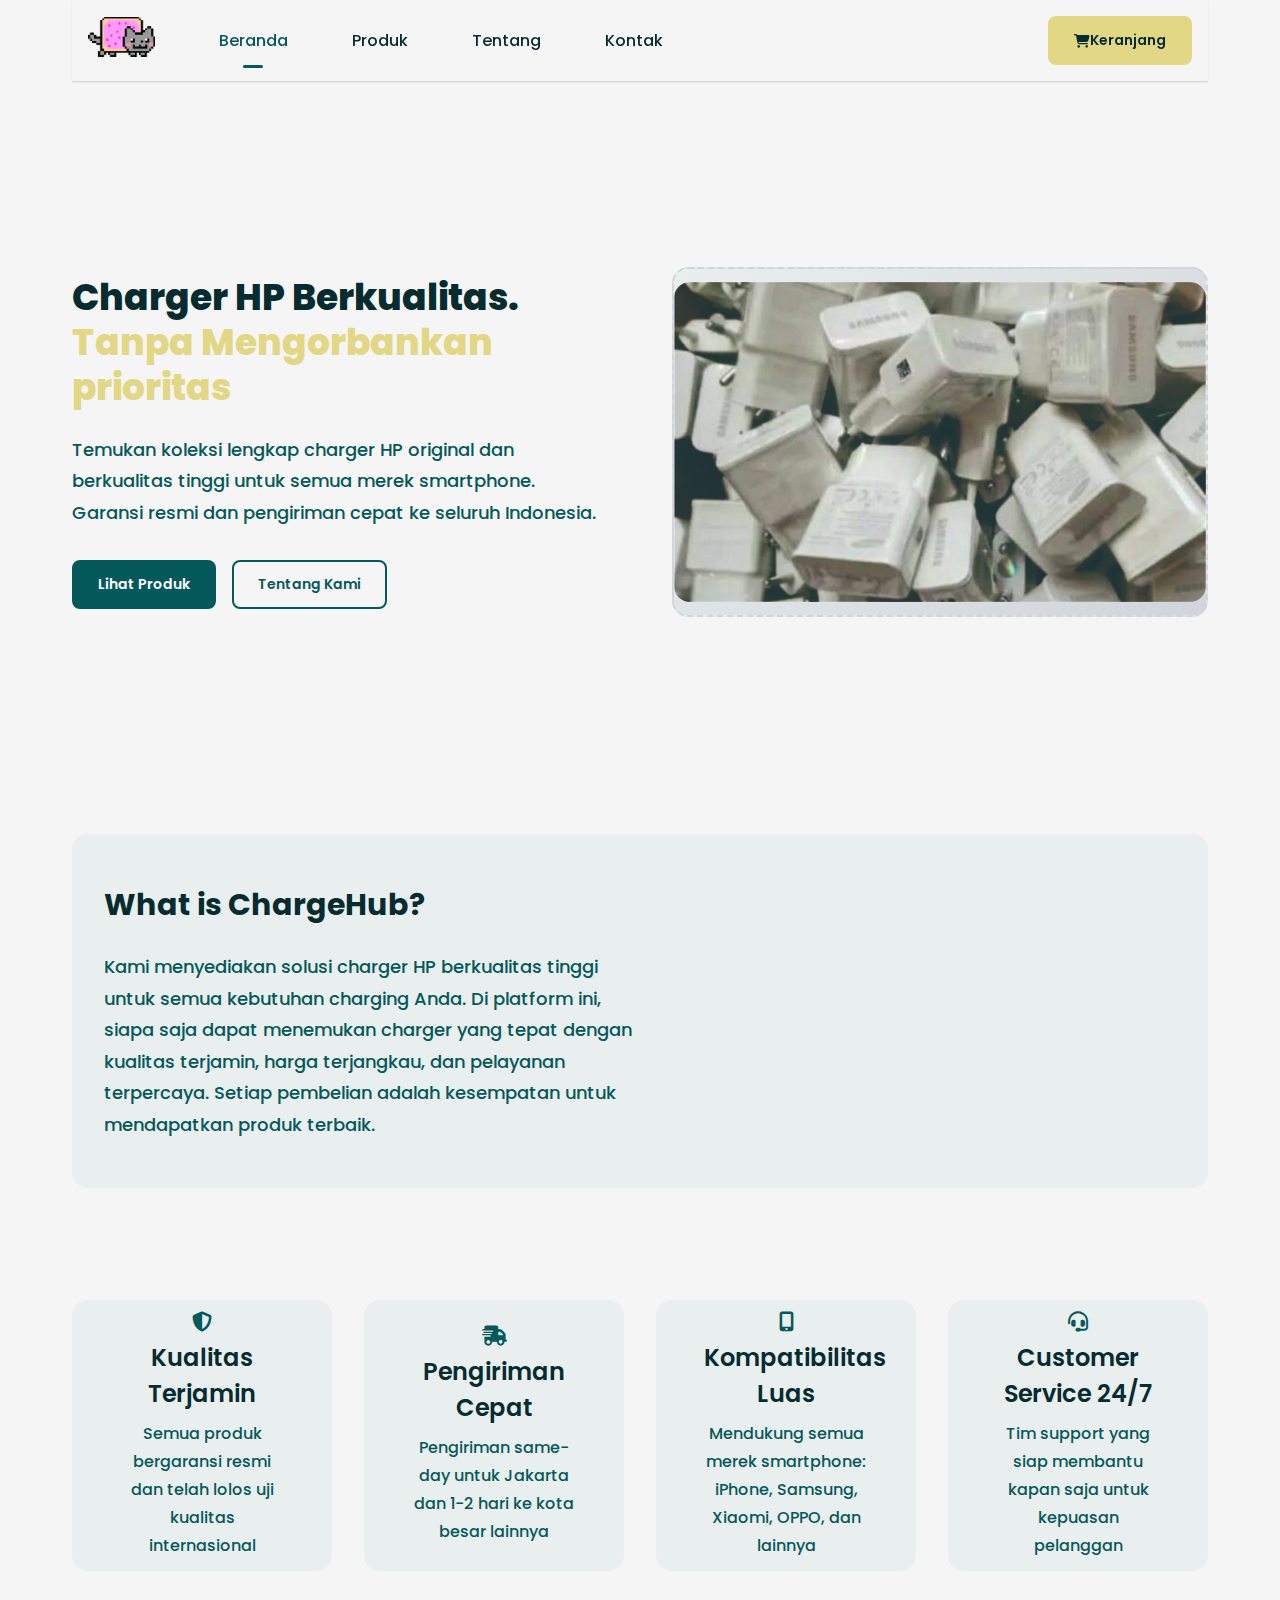
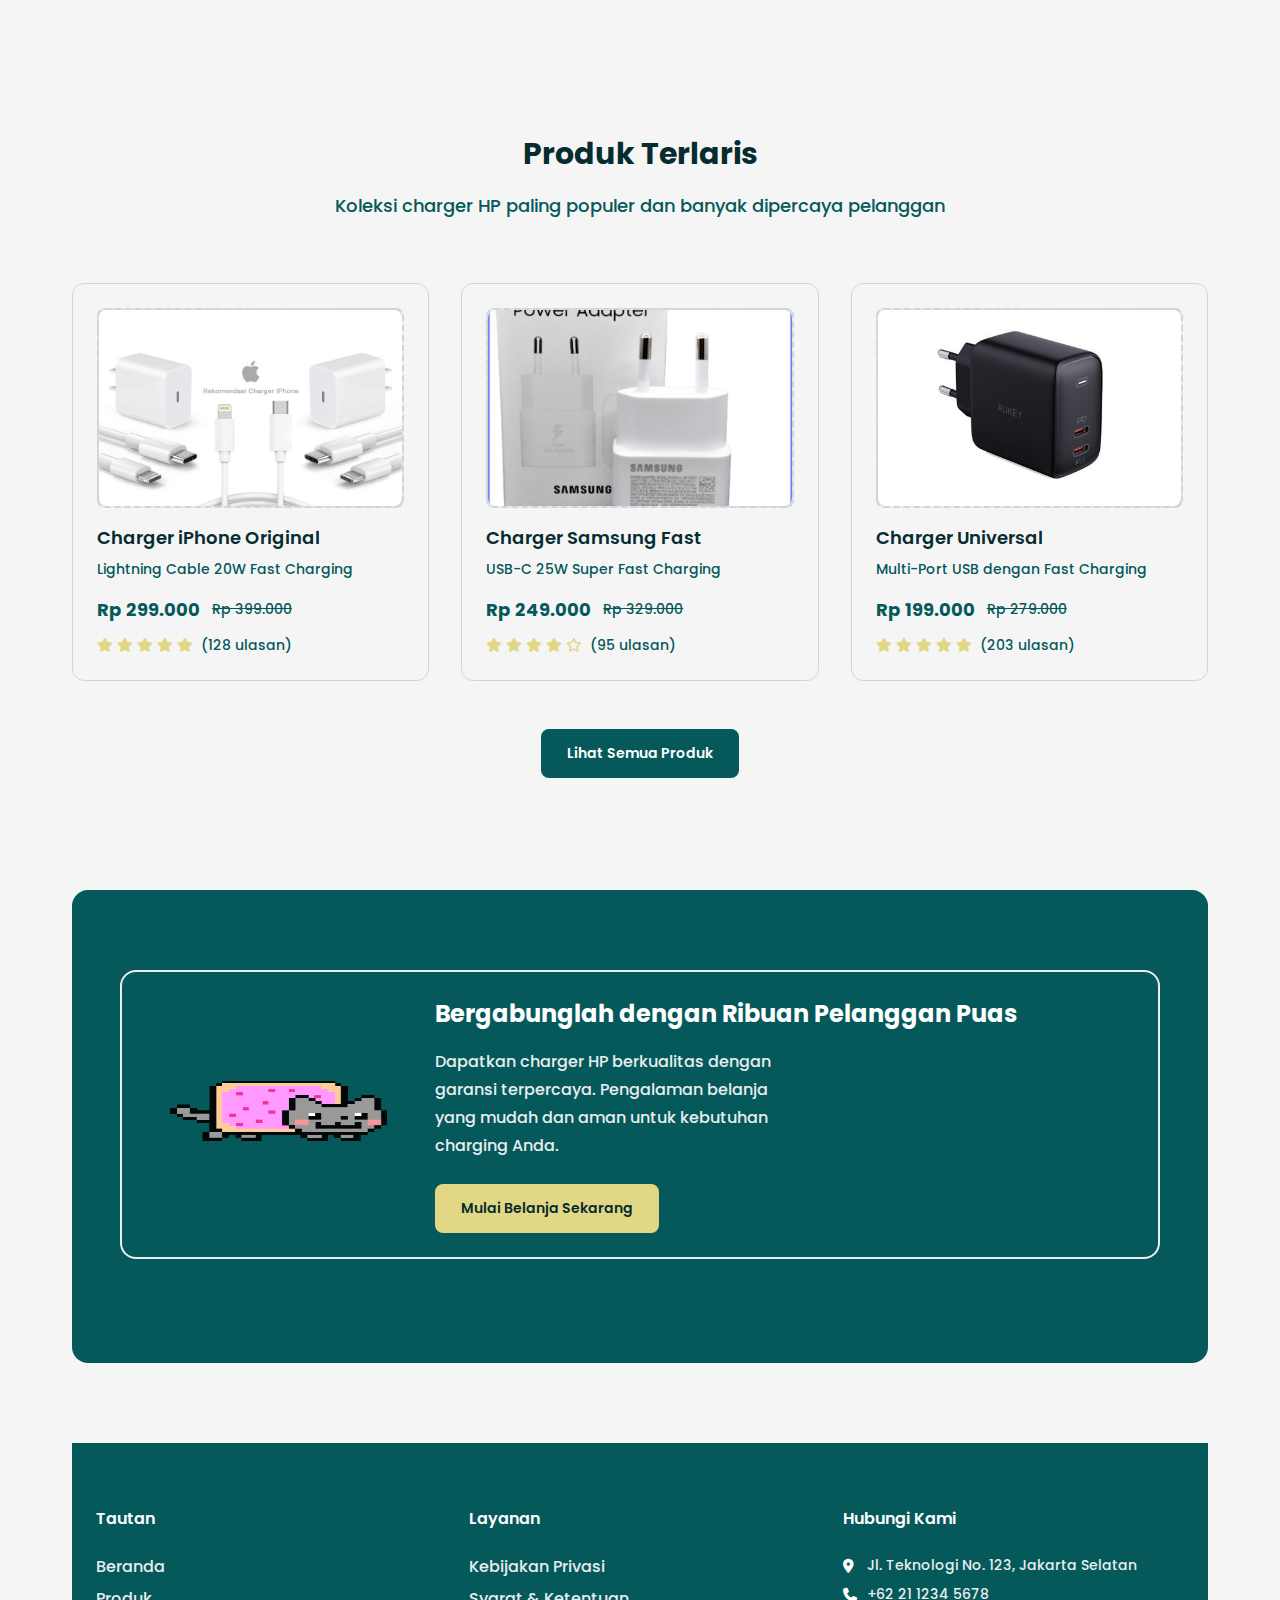
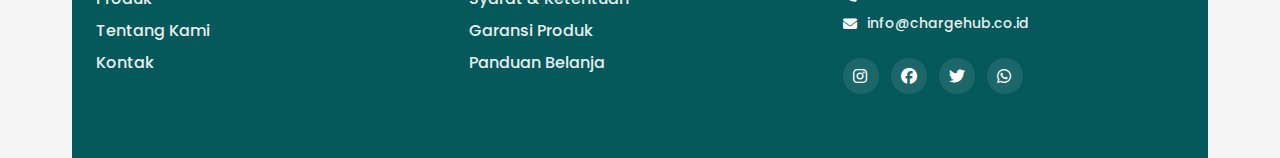
<file: index.html>
<!DOCTYPE html>
<html lang="id">
<head>
    <meta charset="UTF-8">
    <meta name="viewport" content="width=device-width, initial-scale=1.0">
    <title>ChargeHub | Solusi Charger HP Terpercaya</title>
    <link rel="icon" href="./src/img/nyan.ico">
    <link href="./src/css/main.css" rel="stylesheet">
    <link href="./src/fonts/poppins.css" rel="stylesheet">
    <link href="./src/icons/fontawesome.css" rel="stylesheet">
</head>
<body>
    <div class="container">
        <header id="header" class="header">
            <div class="nav-container">
                <a href="./index.html" class="logo">
                    <img src="./src/img/nyan.png" alt="ChargeHub Logo" class="logo-img">
                </a>
                <nav class="nav-menu">
                    <ul class="nav-list">
                        <li><a href="./index.html" class="nav-link active">Beranda</a></li>
                        <li><a href="./products.html" class="nav-link">Produk</a></li>
                        <li><a href="./about.html" class="nav-link">Tentang</a></li>
                        <li><a href="./contact.html" class="nav-link">Kontak</a></li>
                    </ul>
                </nav>
                <div class="nav-actions">
                    <a href="#" class="button btn-secondary">
                        <i class="fas fa-shopping-cart"></i> Keranjang
                    </a>
                </div>
            </div>
        </header>

        <section class="hero">
            <div class="hero-content">
                <h1 class="hero-title">
                    Charger HP Berkualitas.<br>
                    <span class="text-accent">Tanpa Mengorbankan prioritas</span>
                </h1>
                <p class="hero-subtitle">
                    Temukan koleksi lengkap charger HP original dan berkualitas tinggi untuk semua merek smartphone.
                    <br>
                    Garansi resmi dan pengiriman cepat ke seluruh Indonesia.
                </p>
                <div class="hero-buttons">
                    <a href="./products.html" class="btn btn-primary">Lihat Produk</a>
                    <a href="./about.html" class="btn btn-outline">Tentang Kami</a>
                </div>
            </div>
            <div class="hero-image">
                <div class="hero-img-placeholder">
                    <img src="./src/img/all.jpg">
                </div>
            </div>
        </section>

        <section class="brand-story">
            <div class="brand-content">
                <h1>What is ChargeHub?</h1>
                <p>
                    Kami menyediakan solusi charger HP berkualitas tinggi untuk semua kebutuhan charging Anda. 
                    Di platform ini, siapa saja dapat menemukan charger yang tepat dengan kualitas terjamin, 
                    harga terjangkau, dan pelayanan terpercaya. Setiap pembelian adalah kesempatan untuk 
                    mendapatkan produk terbaik.
                </p>
            </div>
        </section>

        <section class="features">
            <div class="features-grid">
                <div class="feature-card">
                    <div class="feature-icon">
                        <i class="fas fa-shield-alt"></i>
                    </div>
                    <h3>Kualitas Terjamin</h3>
                    <p>Semua produk bergaransi resmi dan telah lolos uji kualitas internasional</p>
                </div>
                <div class="feature-card">
                    <div class="feature-icon">
                        <i class="fas fa-shipping-fast"></i>
                    </div>
                    <h3>Pengiriman Cepat</h3>
                    <p>Pengiriman same-day untuk Jakarta dan 1-2 hari ke kota besar lainnya</p>
                </div>
                <div class="feature-card">
                    <div class="feature-icon">
                        <i class="fas fa-mobile-alt"></i>
                    </div>
                    <h3>Kompatibilitas Luas</h3>
                    <p>Mendukung semua merek smartphone: iPhone, Samsung, Xiaomi, OPPO, dan lainnya</p>
                </div>
                <div class="feature-card">
                    <div class="feature-icon">
                        <i class="fas fa-headset"></i>
                    </div>
                    <h3>Customer Service 24/7</h3>
                    <p>Tim support yang siap membantu kapan saja untuk kepuasan pelanggan</p>
                </div>
            </div>
        </section>

        <!-- Product Showcase -->
        <section class="showcase">
            <div class="showcase-header">
                <h2>Produk Terlaris</h2>
                <p>Koleksi charger HP paling populer dan banyak dipercaya pelanggan</p>
            </div>
            <div class="product-grid">
                <div class="product-card">
                    <div class="product-image">
                        <img src="./src/img/ip.jpg">
                    </div>
                    <div class="product-info">
                        <h3>Charger iPhone Original</h3>
                        <p class="product-desc">Lightning Cable 20W Fast Charging</p>
                        <div class="product-price">
                            <span class="current-price">Rp 299.000</span>
                            <span class="old-price">Rp 399.000</span>
                        </div>
                        <div class="product-rating">
                            <div class="stars">
                                <i class="fas fa-star"></i>
                                <i class="fas fa-star"></i>
                                <i class="fas fa-star"></i>
                                <i class="fas fa-star"></i>
                                <i class="fas fa-star"></i>
                            </div>
                            <span>(128 ulasan)</span>
                        </div>
                    </div>
                </div>
                <div class="product-card">
                    <div class="product-image">
                        <img src="./src/img/samsung.jpg">
                    </div>
                    <div class="product-info">
                        <h3>Charger Samsung Fast</h3>
                        <p class="product-desc">USB-C 25W Super Fast Charging</p>
                        <div class="product-price">
                            <span class="current-price">Rp 249.000</span>
                            <span class="old-price">Rp 329.000</span>
                        </div>
                        <div class="product-rating">
                            <div class="stars">
                                <i class="fas fa-star"></i>
                                <i class="fas fa-star"></i>
                                <i class="fas fa-star"></i>
                                <i class="fas fa-star"></i>
                                <i class="far fa-star"></i>
                            </div>
                            <span>(95 ulasan)</span>
                        </div>
                    </div>
                </div>
                <div class="product-card">
                    <div class="product-image">
                        <img src="./src/img/univ.jpg">
                    </div>
                    <div class="product-info">
                        <h3>Charger Universal</h3>
                        <p class="product-desc">Multi-Port USB dengan Fast Charging</p>
                        <div class="product-price">
                            <span class="current-price">Rp 199.000</span>
                            <span class="old-price">Rp 279.000</span>
                        </div>
                        <div class="product-rating">
                            <div class="stars">
                                <i class="fas fa-star"></i>
                                <i class="fas fa-star"></i>
                                <i class="fas fa-star"></i>
                                <i class="fas fa-star"></i>
                                <i class="fas fa-star"></i>
                            </div>
                            <span>(203 ulasan)</span>
                        </div>
                    </div>
                </div>
            </div>
            <div class="showcase-footer">
                <a href="./products.html" class="btn btn-primary">Lihat Semua Produk</a>
            </div>
        </section>

        <section class="cta-section">
            <div class="cta-content">
                <div class="cta-logo">
                    <img src="./src/img/nyan.png" alt="ChargeHub" class="cta-logo-img">
                </div>
                <div class="cta-text">
                    <h2>Bergabunglah dengan Ribuan Pelanggan Puas</h2>
                    <p>
                        Dapatkan charger HP berkualitas dengan garansi terpercaya. 
                        Pengalaman belanja yang mudah dan aman untuk kebutuhan charging Anda.
                    </p>
                    <a href="./products.html" class="btn btn-secondary">Mulai Belanja Sekarang</a>
                </div>
            </div>
        </section>

        <footer class="footer">
            <div class="footer-content">
                <div class="footer-section">
                    <h4>Tautan</h4>
                    <ul>
                        <li><a href="./index.html">Beranda</a></li>
                        <li><a href="./products.html">Produk</a></li>
                        <li><a href="./about.html">Tentang Kami</a></li>
                        <li><a href="./contact.html">Kontak</a></li>
                    </ul>
                </div>
                <div class="footer-section">
                    <h4>Layanan</h4>
                    <ul>
                        <li><a href="#">Kebijakan Privasi</a></li>
                        <li><a href="#">Syarat & Ketentuan</a></li>
                        <li><a href="#">Garansi Produk</a></li>
                        <li><a href="#">Panduan Belanja</a></li>
                    </ul>
                </div>
                <div class="footer-section">
                    <h4>Hubungi Kami</h4>
                    <div class="contact-info">
                        <p><i class="fas fa-map-marker-alt"></i> Jl. Teknologi No. 123, Jakarta Selatan</p>
                        <p><i class="fas fa-phone"></i> +62 21 1234 5678</p>
                        <p><i class="fas fa-envelope"></i> info@chargehub.co.id</p>
                        <div class="social-links">
                            <a href="#"><i class="fab fa-instagram"></i></a>
                            <a href="#"><i class="fab fa-facebook"></i></a>
                            <a href="#"><i class="fab fa-twitter"></i></a>
                            <a href="#"><i class="fab fa-whatsapp"></i></a>
                        </div>
                    </div>
                </div>
            </div>
        </footer>
    </div>

</body>
</html>
</file>
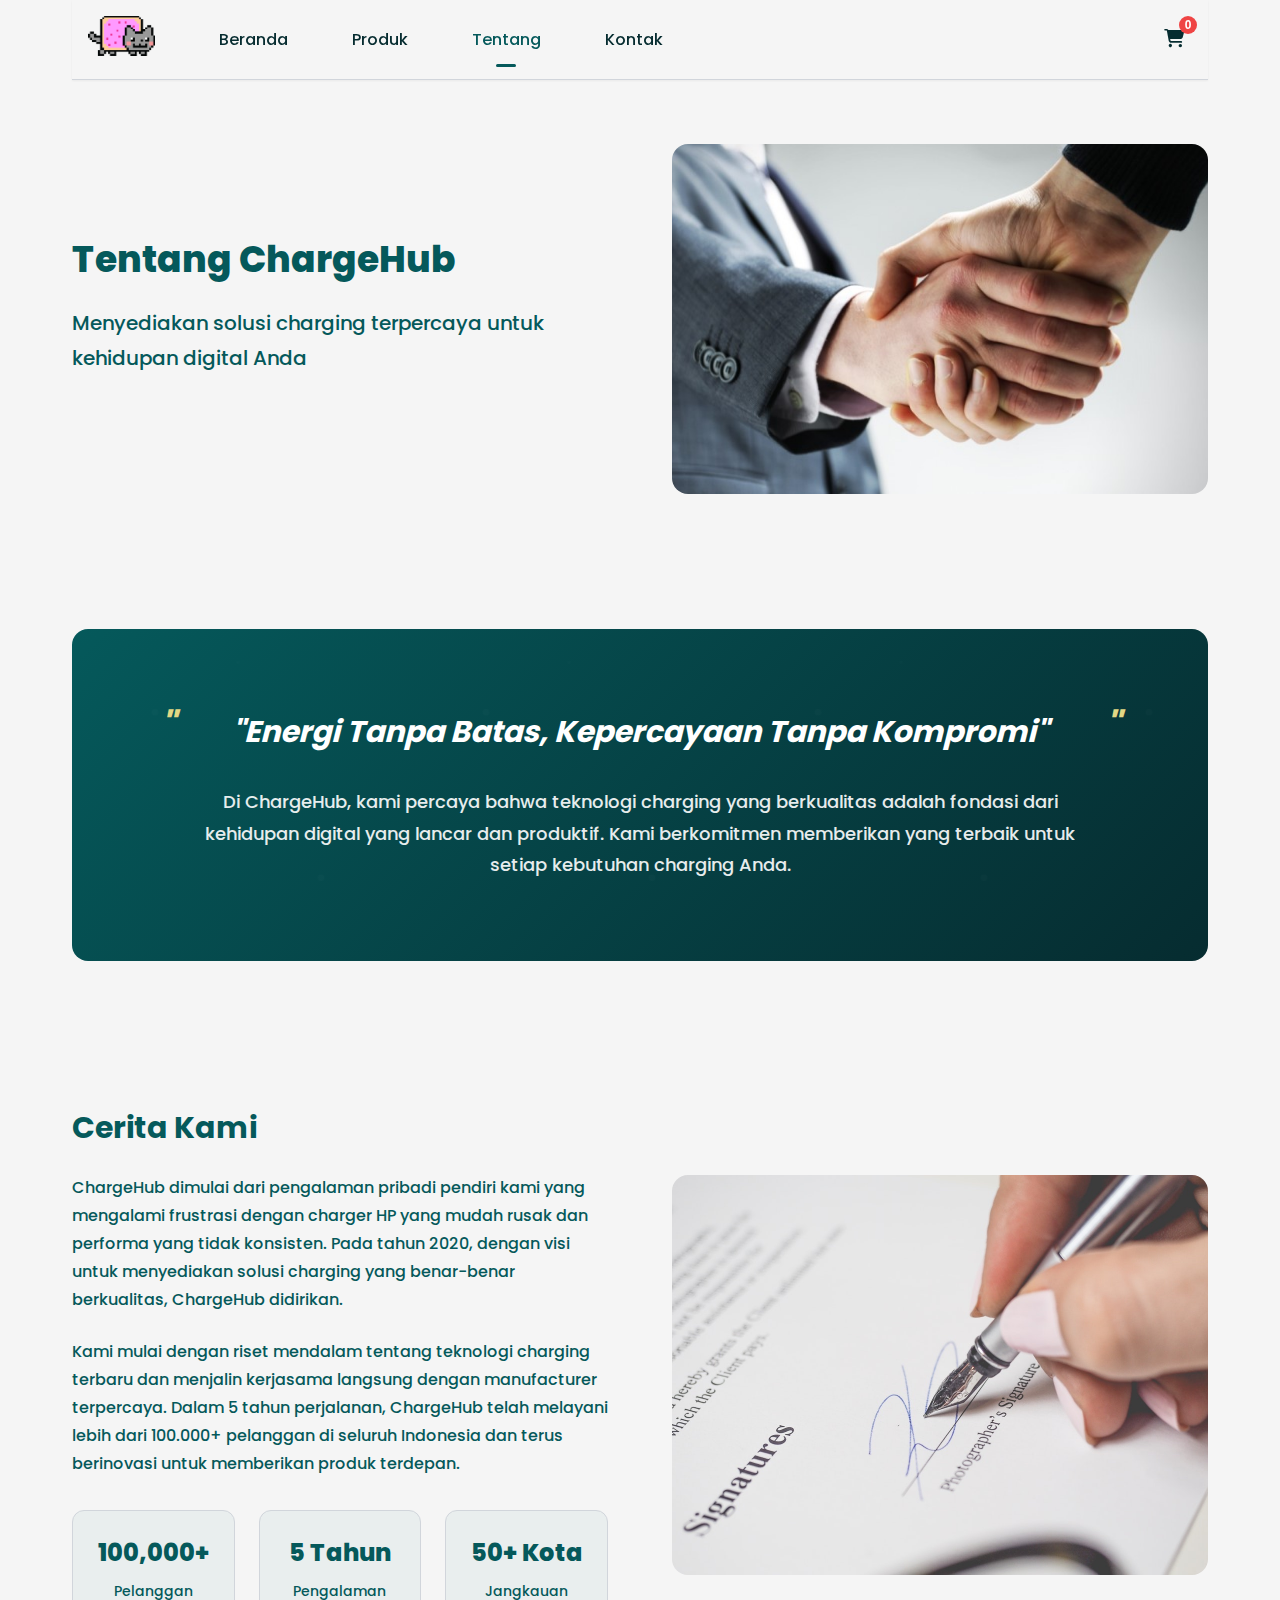
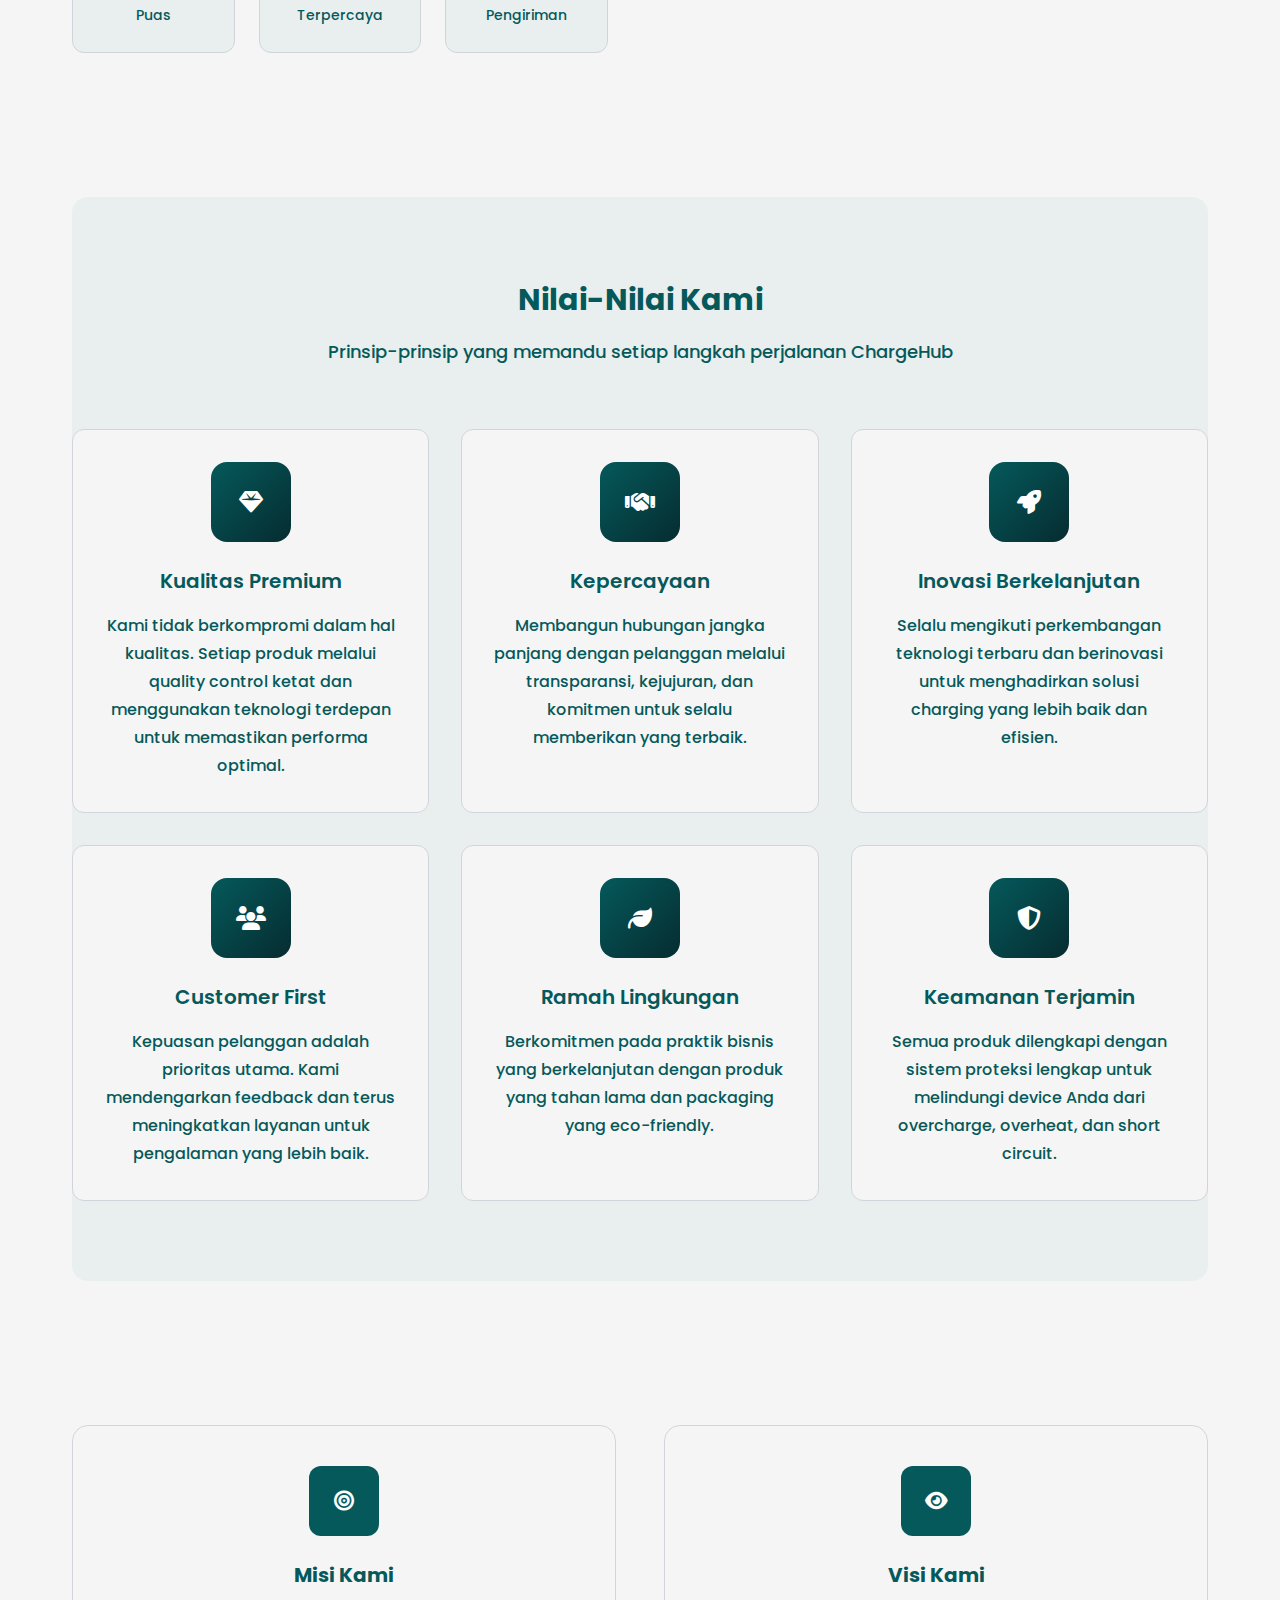
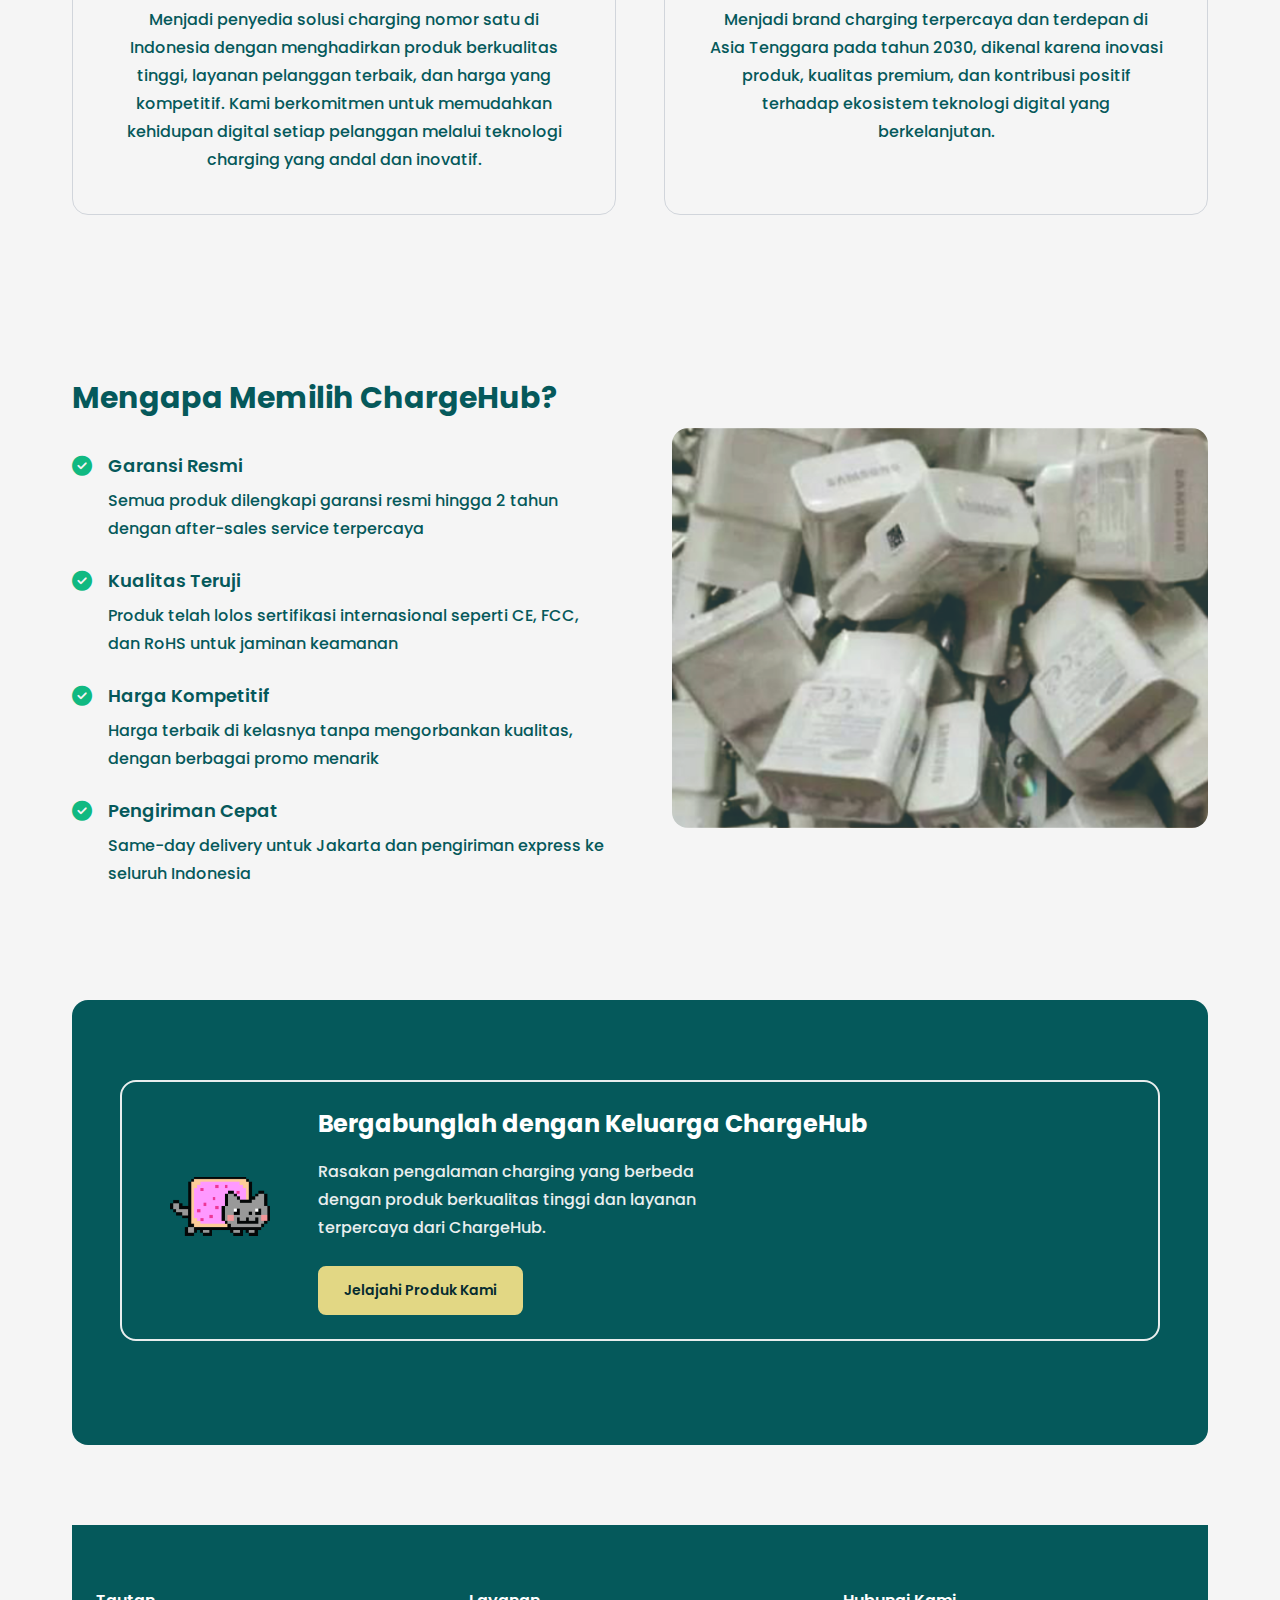
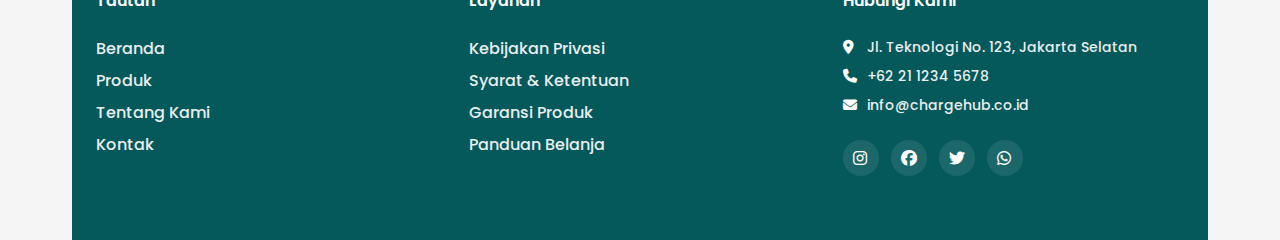
<file: about.html>
<!DOCTYPE html>
<html lang="id">
<head>
    <meta charset="UTF-8">
    <meta name="viewport" content="width=device-width, initial-scale=1.0">
    <title>Tentang Kami | ChargeHub - Solusi Charger HP Terpercaya</title>
    <link rel="icon" href="./src/img/nyan.ico">
    <link href="./src/css/main.css" rel="stylesheet">
    <link href="./src/css/about.css" rel="stylesheet">
    <link href="./src/fonts/poppins.css" rel="stylesheet">
    <link href="./src/icons/fontawesome.css" rel="stylesheet">
</head>
<body>
    <div class="container">
        <header id="header" class="header">
            <div class="nav-container">
                <a href="./index.html" class="logo">
                    <img src="./src/img/nyan.png" alt="ChargeHub Logo" class="logo-img">
                </a>
                <nav class="nav-menu">
                    <ul class="nav-list">
                        <li><a href="./index.html" class="nav-link">Beranda</a></li>
                        <li><a href="./products.html" class="nav-link">Produk</a></li>
                        <li><a href="./about.html" class="nav-link active">Tentang</a></li>
                        <li><a href="./contact.html" class="nav-link">Kontak</a></li>
                    </ul>
                </nav>
                <div class="nav-actions">
                    <button class="cart-btn">
                        <i class="fas fa-shopping-cart"></i>
                        <span class="cart-count">0</span>
                    </button>
                    <button class="menu-toggle">
                        <span></span>
                        <span></span>
                        <span></span>
                    </button>
                </div>
            </div>
        </header>

        <section class="about-hero">
            <div class="hero-content">
                <h1>Tentang ChargeHub</h1>
                <p class="hero-subtitle">
                    Menyediakan solusi charging terpercaya untuk kehidupan digital Anda
                </p>
            </div>
            <div class="hero-image">
                <img src="./src/img/hero.jpg" alt="ChargeHub Team and Office">
            </div>
        </section>

        <section class="company-motto">
            <div class="motto-content">
                <h2>"Energi Tanpa Batas, Kepercayaan Tanpa Kompromi"</h2>
                <p>
                    Di ChargeHub, kami percaya bahwa teknologi charging yang berkualitas adalah fondasi 
                    dari kehidupan digital yang lancar dan produktif. Kami berkomitmen memberikan yang terbaik 
                    untuk setiap kebutuhan charging Anda.
                </p>
            </div>
        </section>

        <section class="our-story">
            <div class="story-content">
                <div class="story-text">
                    <h2>Cerita Kami</h2>
                    <p>
                        ChargeHub dimulai dari pengalaman pribadi pendiri kami yang mengalami frustrasi 
                        dengan charger HP yang mudah rusak dan performa yang tidak konsisten. Pada tahun 2020, 
                        dengan visi untuk menyediakan solusi charging yang benar-benar berkualitas, 
                        ChargeHub didirikan.
                    </p>
                    <p>
                        Kami mulai dengan riset mendalam tentang teknologi charging terbaru dan menjalin 
                        kerjasama langsung dengan manufacturer terpercaya. Dalam 5 tahun perjalanan, 
                        ChargeHub telah melayani lebih dari 100.000+ pelanggan di seluruh Indonesia 
                        dan terus berinovasi untuk memberikan produk terdepan.
                    </p>
                    <div class="story-stats">
                        <div class="stat-item">
                            <h3>100,000+</h3>
                            <p>Pelanggan Puas</p>
                        </div>
                        <div class="stat-item">
                            <h3>5 Tahun</h3>
                            <p>Pengalaman Terpercaya</p>
                        </div>
                        <div class="stat-item">
                            <h3>50+ Kota</h3>
                            <p>Jangkauan Pengiriman</p>
                        </div>
                    </div>
                </div>
                <div class="story-image">
                    <img src="./src/img/sign.jpg" alt="ChargeHub Company Journey">
                </div>
            </div>
        </section>

        <section class="our-values">
            <div class="values-header">
                <h2>Nilai-Nilai Kami</h2>
                <p>Prinsip-prinsip yang memandu setiap langkah perjalanan ChargeHub</p>
            </div>
            <div class="values-grid">
                <div class="value-card">
                    <div class="value-icon">
                        <i class="fas fa-gem"></i>
                    </div>
                    <h3>Kualitas Premium</h3>
                    <p>
                        Kami tidak berkompromi dalam hal kualitas. Setiap produk melalui quality control 
                        ketat dan menggunakan teknologi terdepan untuk memastikan performa optimal.
                    </p>
                </div>
                <div class="value-card">
                    <div class="value-icon">
                        <i class="fas fa-handshake"></i>
                    </div>
                    <h3>Kepercayaan</h3>
                    <p>
                        Membangun hubungan jangka panjang dengan pelanggan melalui transparansi, 
                        kejujuran, dan komitmen untuk selalu memberikan yang terbaik.
                    </p>
                </div>
                <div class="value-card">
                    <div class="value-icon">
                        <i class="fas fa-rocket"></i>
                    </div>
                    <h3>Inovasi Berkelanjutan</h3>
                    <p>
                        Selalu mengikuti perkembangan teknologi terbaru dan berinovasi untuk 
                        menghadirkan solusi charging yang lebih baik dan efisien.
                    </p>
                </div>
                <div class="value-card">
                    <div class="value-icon">
                        <i class="fas fa-users"></i>
                    </div>
                    <h3>Customer First</h3>
                    <p>
                        Kepuasan pelanggan adalah prioritas utama. Kami mendengarkan feedback 
                        dan terus meningkatkan layanan untuk pengalaman yang lebih baik.
                    </p>
                </div>
                <div class="value-card">
                    <div class="value-icon">
                        <i class="fas fa-leaf"></i>
                    </div>
                    <h3>Ramah Lingkungan</h3>
                    <p>
                        Berkomitmen pada praktik bisnis yang berkelanjutan dengan produk 
                        yang tahan lama dan packaging yang eco-friendly.
                    </p>
                </div>
                <div class="value-card">
                    <div class="value-icon">
                        <i class="fas fa-shield-alt"></i>
                    </div>
                    <h3>Keamanan Terjamin</h3>
                    <p>
                        Semua produk dilengkapi dengan sistem proteksi lengkap untuk melindungi 
                        device Anda dari overcharge, overheat, dan short circuit.
                    </p>
                </div>
            </div>
        </section>

        <section class="mission-vision">
            <div class="mv-container">
                <div class="mission-card">
                    <div class="mv-icon">
                        <i class="fas fa-bullseye"></i>
                    </div>
                    <h3>Misi Kami</h3>
                    <p>
                        Menjadi penyedia solusi charging nomor satu di Indonesia dengan menghadirkan 
                        produk berkualitas tinggi, layanan pelanggan terbaik, dan harga yang kompetitif. 
                        Kami berkomitmen untuk memudahkan kehidupan digital setiap pelanggan melalui 
                        teknologi charging yang andal dan inovatif.
                    </p>
                </div>
                <div class="vision-card">
                    <div class="mv-icon">
                        <i class="fas fa-eye"></i>
                    </div>
                    <h3>Visi Kami</h3>
                    <p>
                        Menjadi brand charging terpercaya dan terdepan di Asia Tenggara pada tahun 2030, 
                        dikenal karena inovasi produk, kualitas premium, dan kontribusi positif 
                        terhadap ekosistem teknologi digital yang berkelanjutan.
                    </p>
                </div>
            </div>
        </section>

        <section class="why-choose-us">
            <div class="wcu-content">
                <div class="wcu-text">
                    <h2>Mengapa Memilih ChargeHub?</h2>
                    <div class="wcu-points">
                        <div class="wcu-point">
                            <i class="fas fa-check-circle"></i>
                            <div>
                                <h4>Garansi Resmi</h4>
                                <p>Semua produk dilengkapi garansi resmi hingga 2 tahun dengan after-sales service terpercaya</p>
                            </div>
                        </div>
                        <div class="wcu-point">
                            <i class="fas fa-check-circle"></i>
                            <div>
                                <h4>Kualitas Teruji</h4>
                                <p>Produk telah lolos sertifikasi internasional seperti CE, FCC, dan RoHS untuk jaminan keamanan</p>
                            </div>
                        </div>
                        <div class="wcu-point">
                            <i class="fas fa-check-circle"></i>
                            <div>
                                <h4>Harga Kompetitif</h4>
                                <p>Harga terbaik di kelasnya tanpa mengorbankan kualitas, dengan berbagai promo menarik</p>
                            </div>
                        </div>
                        <div class="wcu-point">
                            <i class="fas fa-check-circle"></i>
                            <div>
                                <h4>Pengiriman Cepat</h4>
                                <p>Same-day delivery untuk Jakarta dan pengiriman express ke seluruh Indonesia</p>
                            </div>
                        </div>
                    </div>
                </div>
                <div class="wcu-image">
                    <img src="./src/img/all.jpg" alt="ChargeHub Quality Products">
                </div>
            </div>
        </section>

        <section class="cta-section">
            <div class="cta-content">
                <div class="cta-logo">
                    <img src="./src/img/nyan.png" alt="ChargeHub" class="cta-logo-img">
                </div>
                <div class="cta-text">
                    <h2>Bergabunglah dengan Keluarga ChargeHub</h2>
                    <p>
                        Rasakan pengalaman charging yang berbeda dengan produk berkualitas tinggi 
                        dan layanan terpercaya dari ChargeHub.
                    </p>
                    <a href="./products.html" class="btn btn-secondary">Jelajahi Produk Kami</a>
                </div>
            </div>
        </section>

        <footer class="footer">
            <div class="footer-content">
                <div class="footer-section">
                    <h4>Tautan</h4>
                    <ul>
                        <li><a href="./index.html">Beranda</a></li>
                        <li><a href="./products.html">Produk</a></li>
                        <li><a href="./about.html">Tentang Kami</a></li>
                        <li><a href="./contact.html">Kontak</a></li>
                    </ul>
                </div>
                <div class="footer-section">
                    <h4>Layanan</h4>
                    <ul>
                        <li><a href="#">Kebijakan Privasi</a></li>
                        <li><a href="#">Syarat & Ketentuan</a></li>
                        <li><a href="#">Garansi Produk</a></li>
                        <li><a href="#">Panduan Belanja</a></li>
                    </ul>
                </div>
                <div class="footer-section">
                    <h4>Hubungi Kami</h4>
                    <div class="contact-info">
                        <p><i class="fas fa-map-marker-alt"></i> Jl. Teknologi No. 123, Jakarta Selatan</p>
                        <p><i class="fas fa-phone"></i> +62 21 1234 5678</p>
                        <p><i class="fas fa-envelope"></i> info@chargehub.co.id</p>
                        <div class="social-links">
                            <a href="#"><i class="fab fa-instagram"></i></a>
                            <a href="#"><i class="fab fa-facebook"></i></a>
                            <a href="#"><i class="fab fa-twitter"></i></a>
                            <a href="#"><i class="fab fa-whatsapp"></i></a>
                        </div>
                    </div>
                </div>
            </div>
        </footer>
    </div>

</body>
</html>
</file>
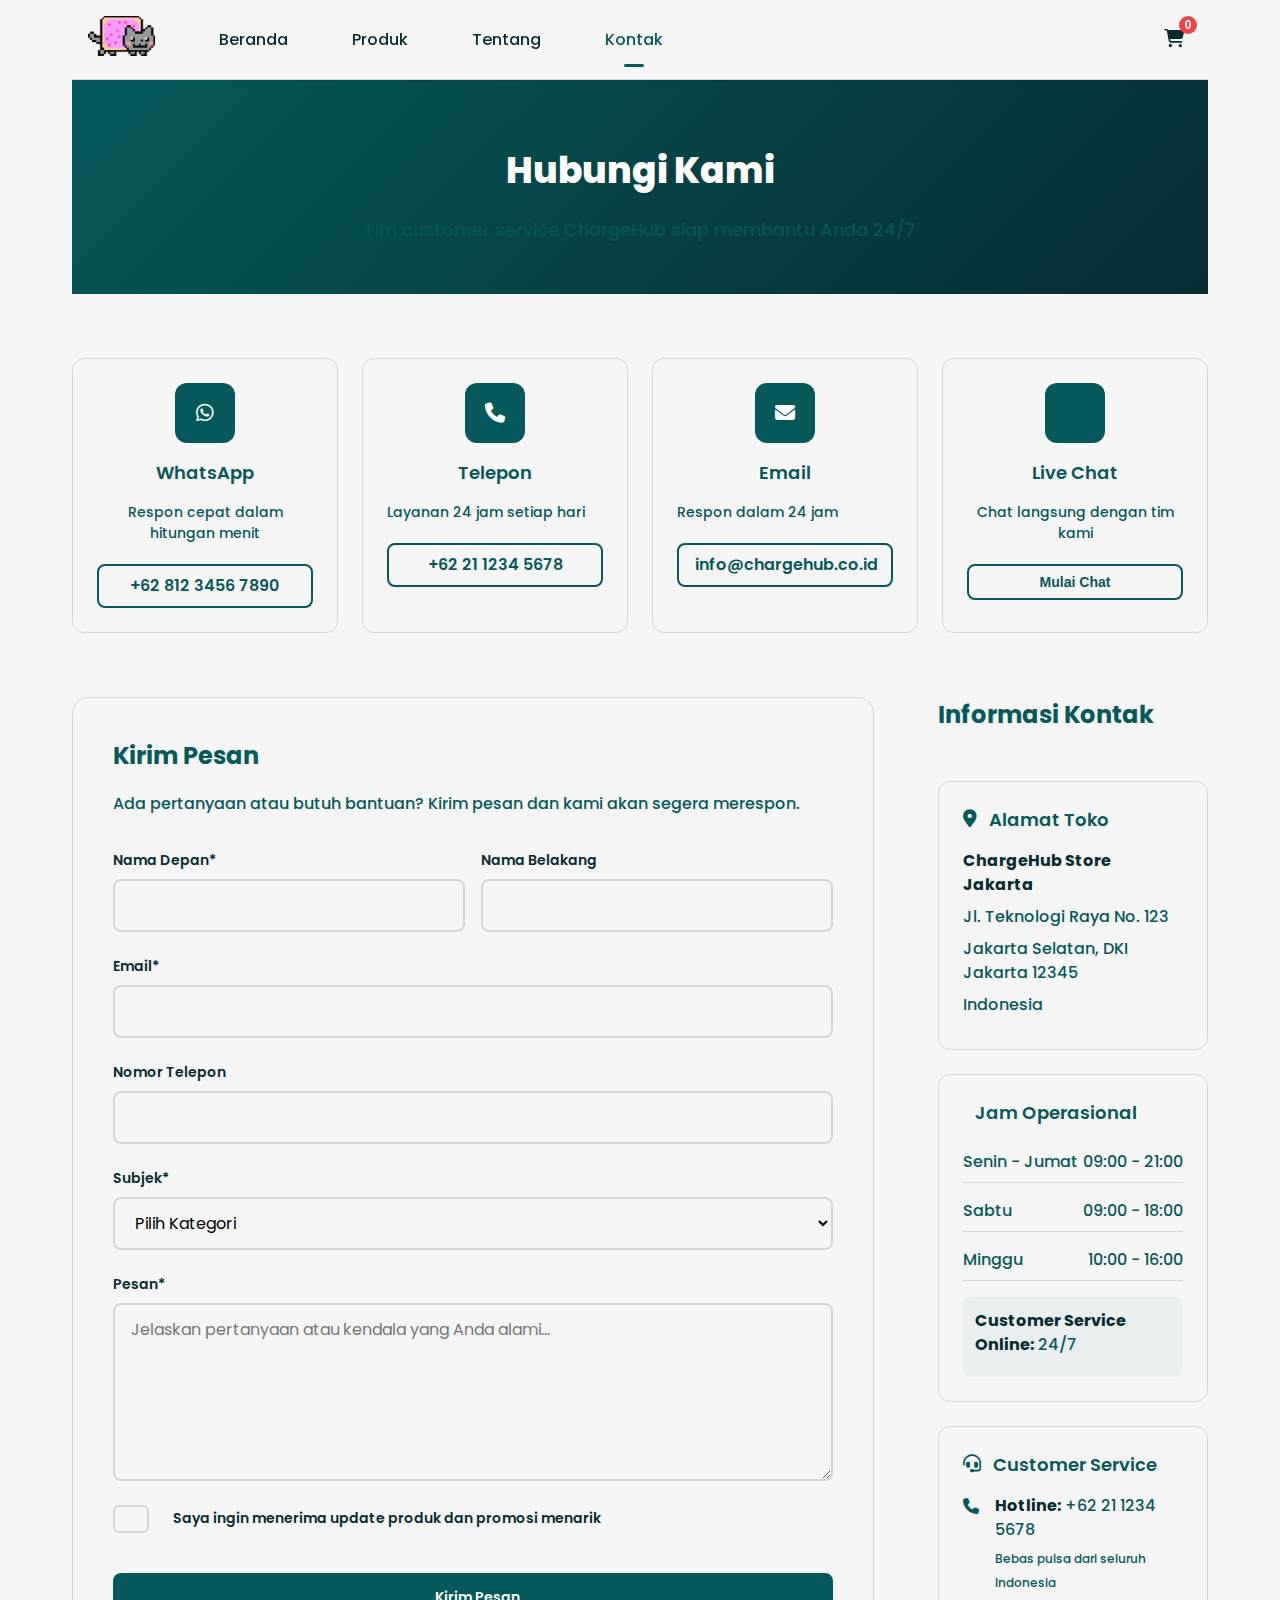
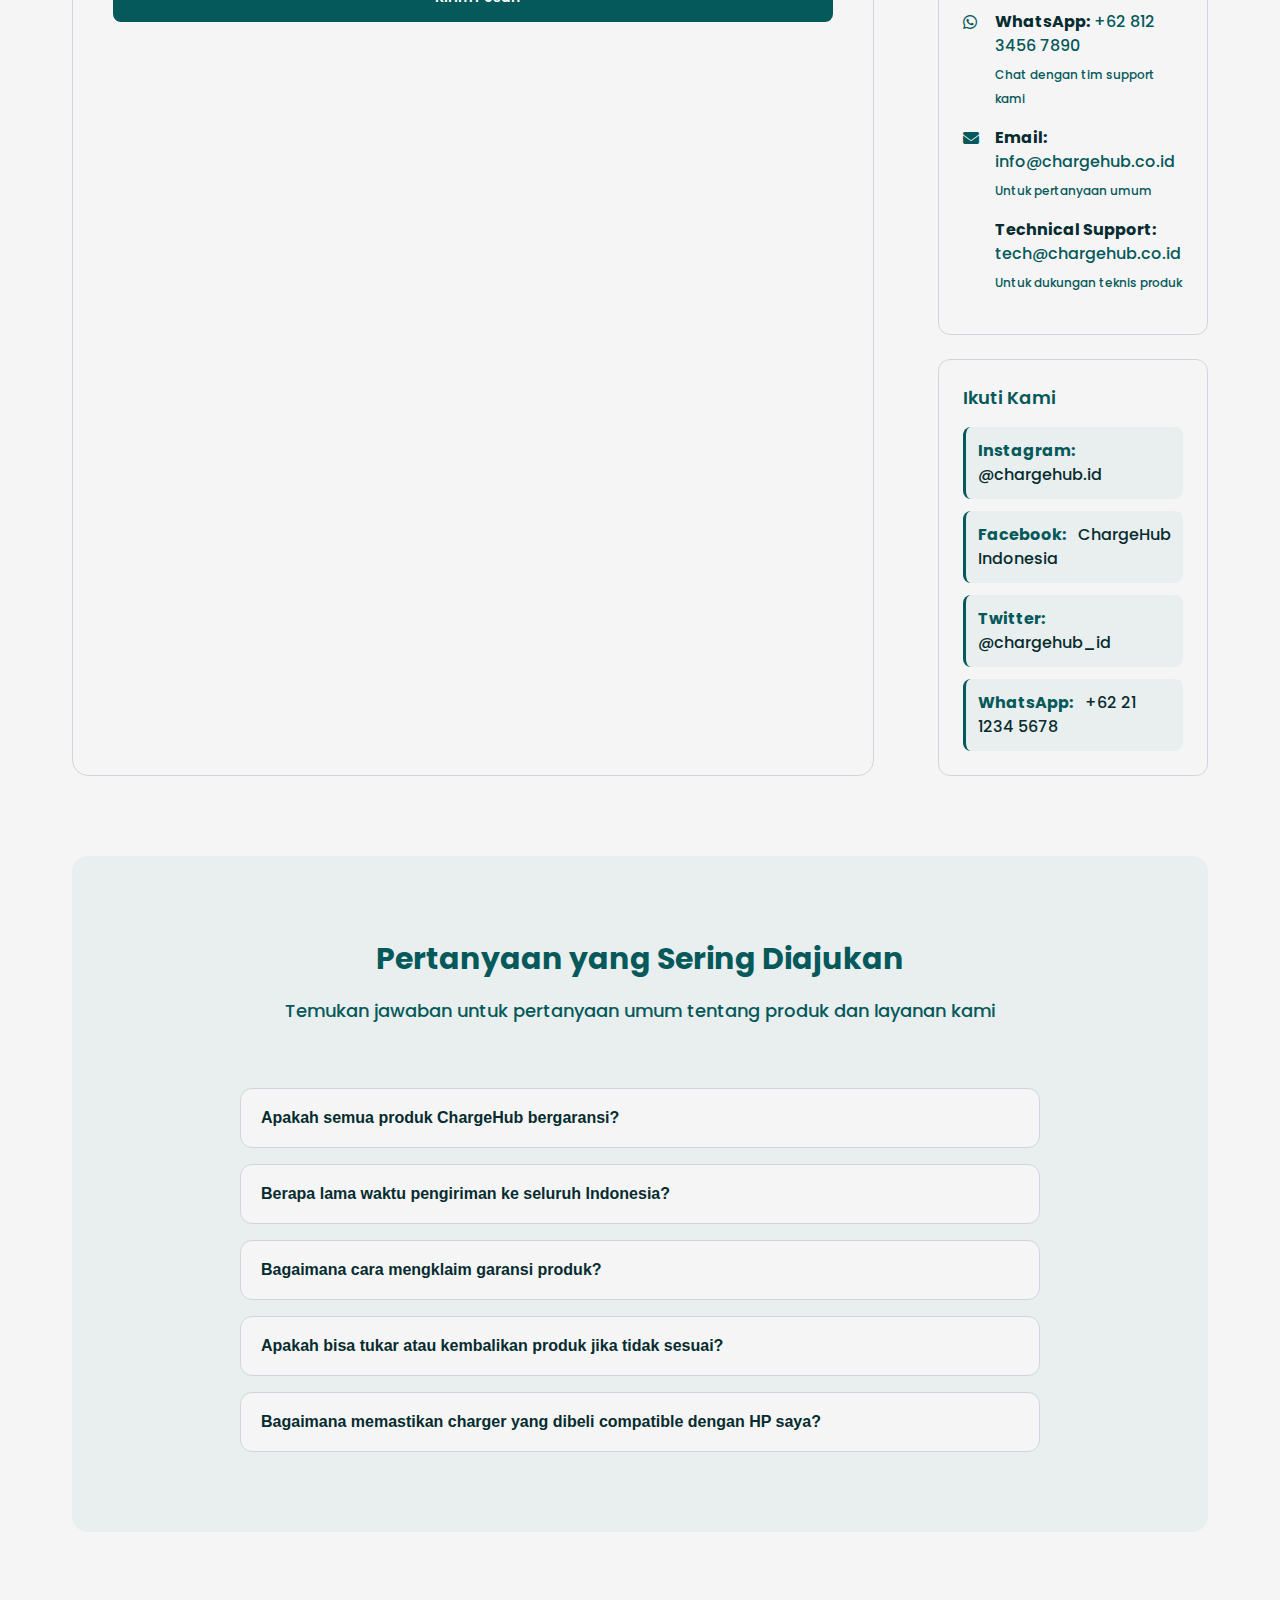
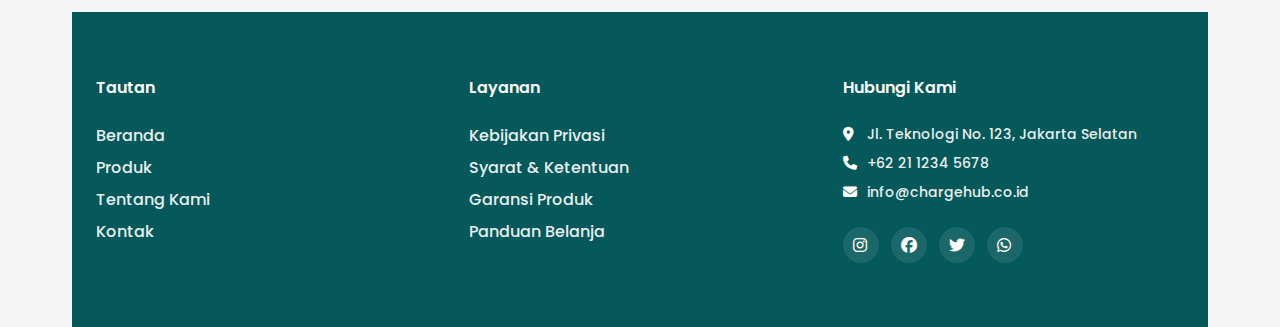
<file: contact.html>
<!DOCTYPE html>
<html lang="id">
<head>
    <meta charset="UTF-8">
    <meta name="viewport" content="width=device-width, initial-scale=1.0">
    <title>Kontak | ChargeHub - Hubungi Kami</title>
    <link rel="icon" href="./src/img/nyan.ico">
    <link href="./src/css/main.css" rel="stylesheet">
    <link href="./src/css/contact.css" rel="stylesheet">
    <link href="./src/fonts/poppins.css" rel="stylesheet">
    <link href="./src/icons/fontawesome.css" rel="stylesheet">
</head>
<body>
    <div class="container">
        <header id="header" class="header">
            <div class="nav-container">
                <a href="./index.html" class="logo">
                    <img src="./src/img/nyan.png" alt="ChargeHub Logo" class="logo-img">
                </a>
                <nav class="nav-menu">
                    <ul class="nav-list">
                        <li><a href="./index.html" class="nav-link">Beranda</a></li>
                        <li><a href="./products.html" class="nav-link">Produk</a></li>
                        <li><a href="./about.html" class="nav-link">Tentang</a></li>
                        <li><a href="./contact.html" class="nav-link active">Kontak</a></li>
                    </ul>
                </nav>
                <div class="nav-actions">
                    <button class="cart-btn">
                        <i class="fas fa-shopping-cart"></i>
                        <span class="cart-count">0</span>
                    </button>
                    <button class="menu-toggle">
                        <span></span>
                        <span></span>
                        <span></span>
                    </button>
                </div>
            </div>
        </header>

        <section class="contact-hero">
            <div class="hero-content">
                <h1>Hubungi Kami</h1>
                <p class="hero-subtitle">
                    Tim customer service ChargeHub siap membantu Anda 24/7
                </p>
            </div>
        </section>

        <section class="quick-contact">
            <div class="quick-contact-grid">
                <div class="contact-option">
                    <div class="contact-icon">
                        <i class="fab fa-whatsapp"></i>
                    </div>
                    <div class="contact-info">
                        <h3>WhatsApp</h3>
                        <p>Respon cepat dalam hitungan menit</p>
                        <a href="https://wa.me/6281234567890" class="contact-link">+62 812 3456 7890</a>
                    </div>
                </div>
                <div class="contact-option">
                    <div class="contact-icon">
                        <i class="fas fa-phone"></i>
                    </div>
                    <div class="contact-info">
                        <h3>Telepon</h3>
                        <p>Layanan 24 jam setiap hari</p>
                        <a href="tel:+622112345678" class="contact-link">+62 21 1234 5678</a>
                    </div>
                </div>
                <div class="contact-option">
                    <div class="contact-icon">
                        <i class="fas fa-envelope"></i>
                    </div>
                    <div class="contact-info">
                        <h3>Email</h3>
                        <p>Respon dalam 24 jam</p>
                        <a href="mailto:info@chargehub.co.id" class="contact-link">info@chargehub.co.id</a>
                    </div>
                </div>
                <div class="contact-option">
                    <div class="contact-icon">
                        <i class="fas fa-comments"></i>
                    </div>
                    <div class="contact-info">
                        <h3>Live Chat</h3>
                        <p>Chat langsung dengan tim kami</p>
                        <button class="contact-link live-chat-btn">Mulai Chat</button>
                    </div>
                </div>
            </div>
        </section>

        <!-- Contact Form & Info -->
        <section class="contact-main">
            <div class="contact-container">
                <div class="contact-form-section">
                    <h2>Kirim Pesan</h2>
                    <p>Ada pertanyaan atau butuh bantuan? Kirim pesan dan kami akan segera merespon.</p>
                    
                    <form class="contact-form" id="contactForm">
                        <div class="form-row">
                            <div class="form-group">
                                <label for="firstName">Nama Depan*</label>
                                <input type="text" id="firstName" name="firstName" required>
                            </div>
                            <div class="form-group">
                                <label for="lastName">Nama Belakang</label>
                                <input type="text" id="lastName" name="lastName">
                            </div>
                        </div>
                        
                        <div class="form-group">
                            <label for="email">Email*</label>
                            <input type="email" id="email" name="email" required>
                        </div>
                        
                        <div class="form-group">
                            <label for="phone">Nomor Telepon</label>
                            <input type="tel" id="phone" name="phone">
                        </div>
                        
                        <div class="form-group">
                            <label for="subject">Subjek*</label>
                            <select id="subject" name="subject" required>
                                <option value="">Pilih Kategori</option>
                                <option value="produk">Pertanyaan Produk</option>
                                <option value="pemesanan">Bantuan Pemesanan</option>
                                <option value="pengiriman">Status Pengiriman</option>
                                <option value="garansi">Klaim Garansi</option>
                                <option value="teknis">Dukungan Teknis</option>
                                <option value="refund">Pengembalian & Refund</option>
                                <option value="kerjasama">Kerjasama Bisnis</option>
                                <option value="lainnya">Lainnya</option>
                            </select>
                        </div>
                        
                        <div class="form-group">
                            <label for="message">Pesan*</label>
                            <textarea id="message" name="message" rows="6" placeholder="Jelaskan pertanyaan atau kendala yang Anda alami..." required></textarea>
                        </div>
                        
                        <div class="form-group checkbox-group">
                            <label class="checkbox-label">
                                <input type="checkbox" id="newsletter" name="newsletter">
                                <span class="checkmark"></span>
                                Saya ingin menerima update produk dan promosi menarik
                            </label>
                        </div>
                        
                        <button type="submit" class="btn btn-primary submit-btn">
                            <i class="fas fa-paper-plane"></i>
                            Kirim Pesan
                        </button>
                    </form>
                </div>

                <div class="contact-info-section">
                    <h2>Informasi Kontak</h2>
                    
                    <div class="info-card">
                        <div class="info-header">
                            <i class="fas fa-map-marker-alt"></i>
                            <h3>Alamat Toko</h3>
                        </div>
                        <div class="info-content">
                            <p><strong>ChargeHub Store Jakarta</strong></p>
                            <p>Jl. Teknologi Raya No. 123</p>
                            <p>Jakarta Selatan, DKI Jakarta 12345</p>
                            <p>Indonesia</p>
                        </div>
                    </div>
                    
                    <div class="info-card">
                        <div class="info-header">
                            <i class="fas fa-clock"></i>
                            <h3>Jam Operasional</h3>
                        </div>
                        <div class="info-content">
                            <div class="schedule-item">
                                <span>Senin - Jumat</span>
                                <span>09:00 - 21:00</span>
                            </div>
                            <div class="schedule-item">
                                <span>Sabtu</span>
                                <span>09:00 - 18:00</span>
                            </div>
                            <div class="schedule-item">
                                <span>Minggu</span>
                                <span>10:00 - 16:00</span>
                            </div>
                            <div class="schedule-note">
                                <p><strong>Customer Service Online:</strong> 24/7</p>
                            </div>
                        </div>
                    </div>
                    
                    <div class="info-card">
                        <div class="info-header">
                            <i class="fas fa-headset"></i>
                            <h3>Customer Service</h3>
                        </div>
                        <div class="info-content">
                            <div class="cs-item">
                                <i class="fas fa-phone"></i>
                                <div>
                                    <p><strong>Hotline:</strong> +62 21 1234 5678</p>
                                    <small>Bebas pulsa dari seluruh Indonesia</small>
                                </div>
                            </div>
                            <div class="cs-item">
                                <i class="fab fa-whatsapp"></i>
                                <div>
                                    <p><strong>WhatsApp:</strong> +62 812 3456 7890</p>
                                    <small>Chat dengan tim support kami</small>
                                </div>
                            </div>
                            <div class="cs-item">
                                <i class="fas fa-envelope"></i>
                                <div>
                                    <p><strong>Email:</strong> info@chargehub.co.id</p>
                                    <small>Untuk pertanyaan umum</small>
                                </div>
                            </div>
                            <div class="cs-item">
                                <i class="fas fa-tools"></i>
                                <div>
                                    <p><strong>Technical Support:</strong> tech@chargehub.co.id</p>
                                    <small>Untuk dukungan teknis produk</small>
                                </div>
                            </div>
                        </div>
                    </div>
                    
                    <div class="social-media-card">
                        <h3>Ikuti Kami</h3>
                        <div class="contact-social-links">
                            <div class="social-item">
                                <strong>Instagram:</strong> @chargehub.id
                            </div>
                            <div class="social-item">
                                <strong>Facebook:</strong> ChargeHub Indonesia  
                            </div>
                            <div class="social-item">
                                <strong>Twitter:</strong> @chargehub_id
                            </div>
                            <div class="social-item">
                                <strong>WhatsApp:</strong> +62 21 1234 5678
                            </div>
                        </div>
                    </div>
                </div>
            </div>
        </section>

        <section class="faq-section">
            <div class="faq-header">
                <h2>Pertanyaan yang Sering Diajukan</h2>
                <p>Temukan jawaban untuk pertanyaan umum tentang produk dan layanan kami</p>
            </div>
            
            <div class="faq-container">
                <div class="faq-item">
                    <button class="faq-question">
                        <span>Apakah semua produk ChargeHub bergaransi?</span>
                        <i class="fas fa-chevron-down"></i>
                    </button>
                    <div class="faq-answer">
                        <p>Ya, semua produk ChargeHub dilengkapi dengan garansi resmi. Garansi produk original dari brand ternama seperti iPhone, Samsung berkisar 1-2 tahun, sedangkan produk universal kami memberikan garansi 1 tahun dengan layanan after-sales terpercaya.</p>
                    </div>
                </div>
                
                <div class="faq-item">
                    <button class="faq-question">
                        <span>Berapa lama waktu pengiriman ke seluruh Indonesia?</span>
                        <i class="fas fa-chevron-down"></i>
                    </button>
                    <div class="faq-answer">
                        <p>Untuk Jakarta dan sekitarnya, kami menyediakan same-day delivery. Kota-kota besar seperti Surabaya, Bandung, Medan membutuhkan 1-2 hari kerja. Sedangkan untuk kota lainnya, pengiriman membutuhkan 2-4 hari kerja tergantung lokasi.</p>
                    </div>
                </div>
                
                <div class="faq-item">
                    <button class="faq-question">
                        <span>Bagaimana cara mengklaim garansi produk?</span>
                        <i class="fas fa-chevron-down"></i>
                    </button>
                    <div class="faq-answer">
                        <p>Untuk klaim garansi, Anda dapat menghubungi customer service kami melalui WhatsApp, email, atau datang langsung ke toko. Pastikan menyimpan bukti pembelian dan kemasan produk. Tim kami akan membantu proses klaim garansi dengan cepat dan mudah.</p>
                    </div>
                </div>
                
                <div class="faq-item">
                    <button class="faq-question">
                        <span>Apakah bisa tukar atau kembalikan produk jika tidak sesuai?</span>
                        <i class="fas fa-chevron-down"></i>
                    </button>
                    <div class="faq-answer">
                        <p>Ya, kami menerima tukar atau pengembalian produk dalam 7 hari setelah pembelian dengan syarat produk dalam kondisi baru, kemasan utuh, dan disertai bukti pembelian. Untuk detail kebijakan return, silakan hubungi customer service kami.</p>
                    </div>
                </div>
                
                <div class="faq-item">
                    <button class="faq-question">
                        <span>Bagaimana memastikan charger yang dibeli compatible dengan HP saya?</span>
                        <i class="fas fa-chevron-down"></i>
                    </button>
                    <div class="faq-answer">
                        <p>Setiap produk di website kami sudah dilengkapi dengan informasi kompatibilitas lengkap. Jika masih ragu, Anda dapat konsultasi gratis dengan tim technical support kami melalui chat atau telepon. Kami akan membantu memilih charger yang tepat untuk device Anda.</p>
                    </div>
                </div>
            </div>
        </section>

        <footer class="footer">
            <div class="footer-content">
                <div class="footer-section">
                    <h4>Tautan</h4>
                    <ul>
                        <li><a href="./index.html">Beranda</a></li>
                        <li><a href="./products.html">Produk</a></li>
                        <li><a href="./about.html">Tentang Kami</a></li>
                        <li><a href="./contact.html">Kontak</a></li>
                    </ul>
                </div>
                <div class="footer-section">
                    <h4>Layanan</h4>
                    <ul>
                        <li><a href="#">Kebijakan Privasi</a></li>
                        <li><a href="#">Syarat & Ketentuan</a></li>
                        <li><a href="#">Garansi Produk</a></li>
                        <li><a href="#">Panduan Belanja</a></li>
                    </ul>
                </div>
                <div class="footer-section">
                    <h4>Hubungi Kami</h4>
                    <div class="contact-info">
                        <p><i class="fas fa-map-marker-alt"></i> Jl. Teknologi No. 123, Jakarta Selatan</p>
                        <p><i class="fas fa-phone"></i> +62 21 1234 5678</p>
                        <p><i class="fas fa-envelope"></i> info@chargehub.co.id</p>
                        <div class="social-links">
                            <a href="#"><i class="fab fa-instagram"></i></a>
                            <a href="#"><i class="fab fa-facebook"></i></a>
                            <a href="#"><i class="fab fa-twitter"></i></a>
                            <a href="#"><i class="fab fa-whatsapp"></i></a>
                        </div>
                    </div>
                </div>
            </div>
        </footer>
    </div>

    <div class="modal" id="successModal">
        <div class="modal-content">
            <div class="modal-header">
                <i class="fas fa-check-circle"></i>
                <h3>Pesan Terkirim!</h3>
            </div>
            <div class="modal-body">
                <p>Terima kasih atas pesan Anda. Tim customer service kami akan merespon dalam 24 jam.</p>
            </div>
            <div class="modal-footer">
                <button class="btn btn-primary" onclick="closeModal()">OK</button>
            </div>
        </div>
    </div>

</body>
</html>
</file>
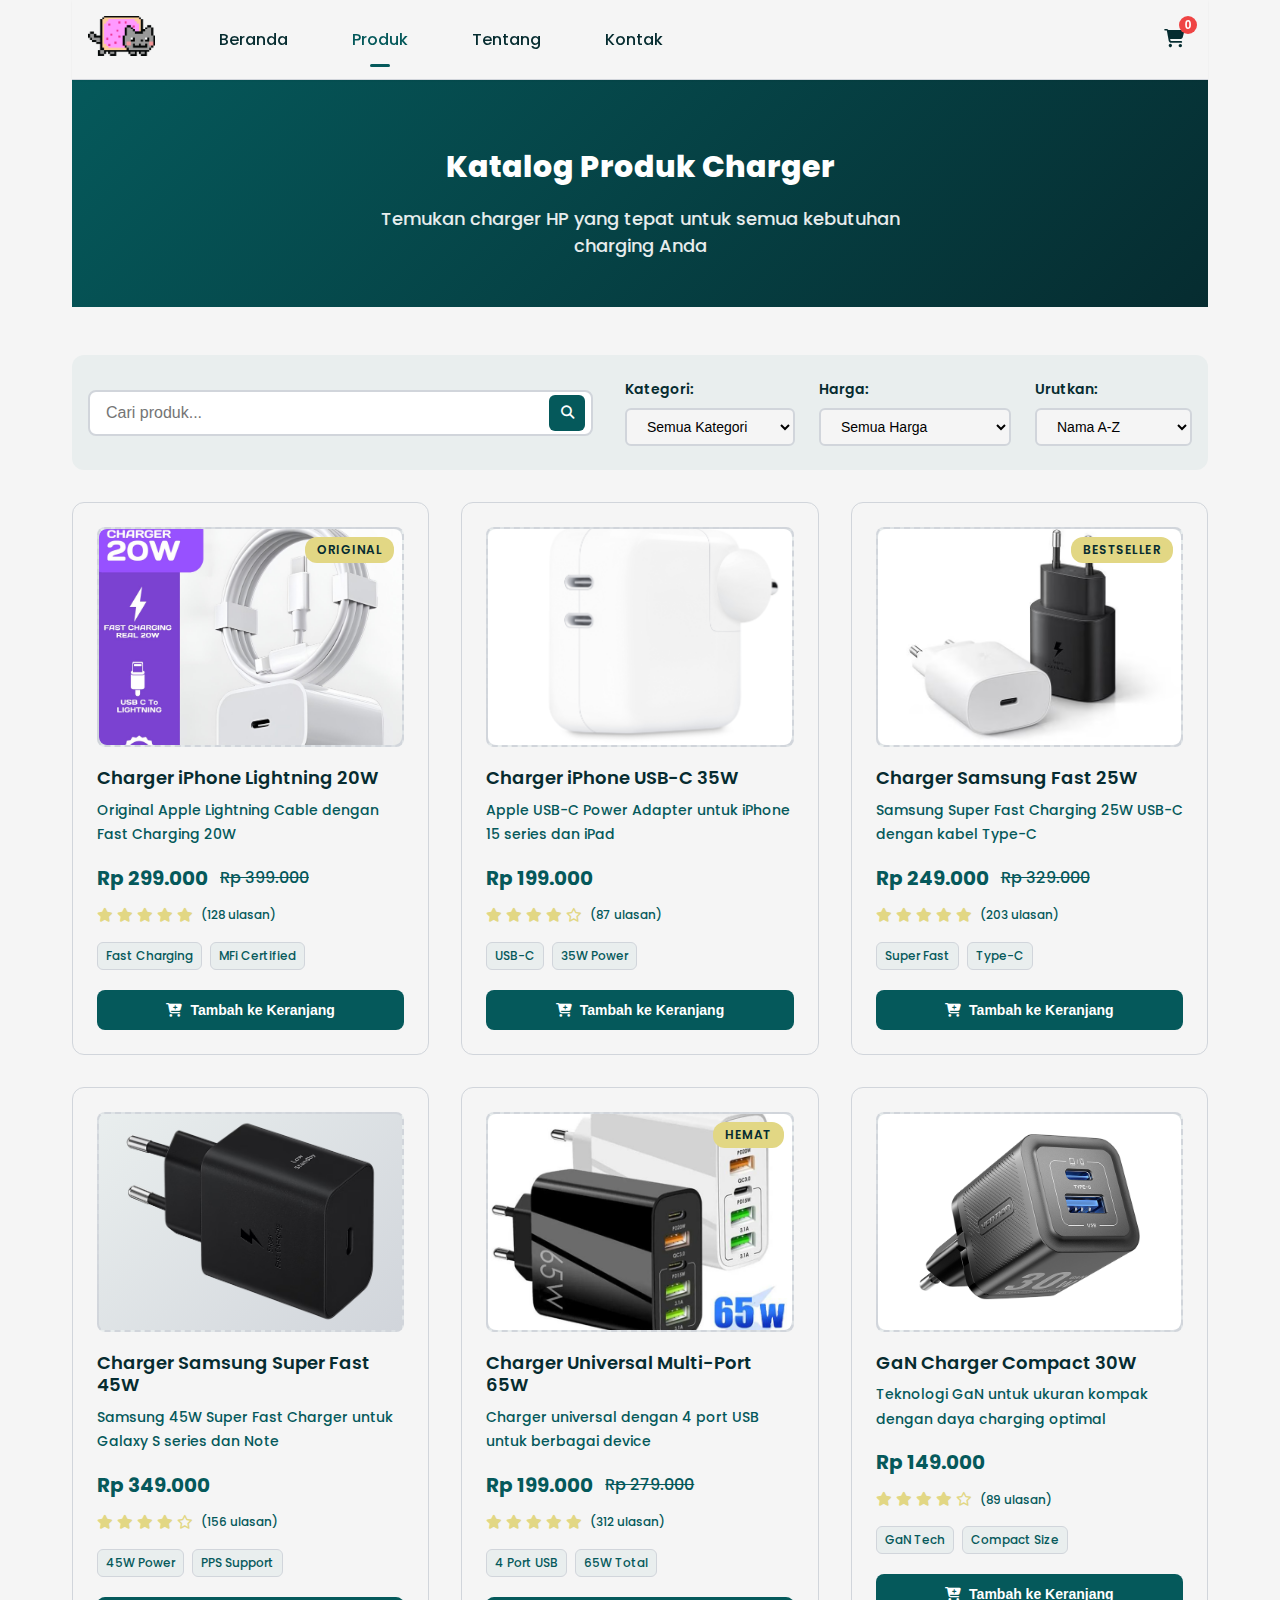
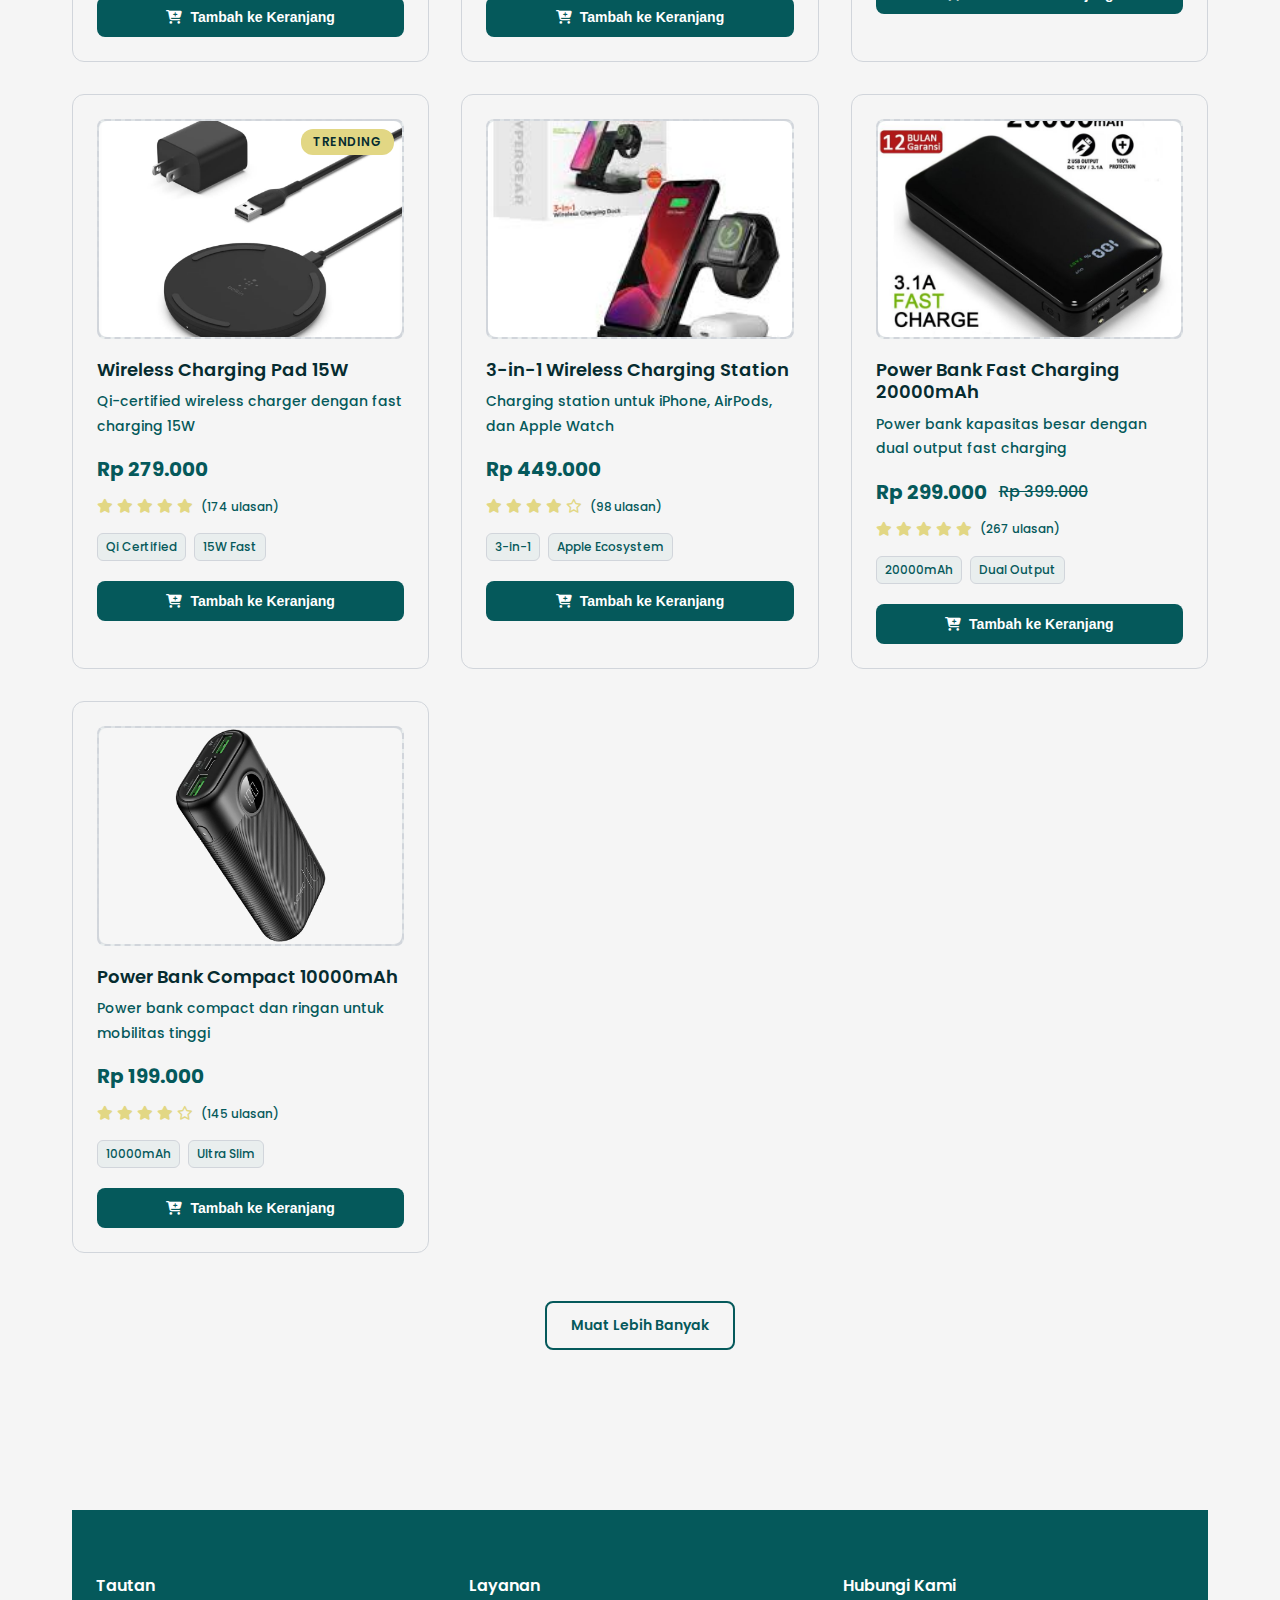
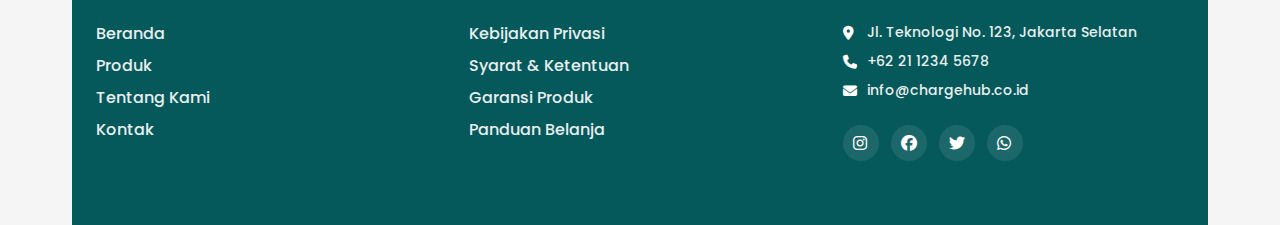
<file: products.html>
<!DOCTYPE html>
<html lang="id">
<head>
    <meta charset="UTF-8">
    <meta name="viewport" content="width=device-width, initial-scale=1.0">
    <title>Produk | ChargeHub - Toko Charger HP Terpercaya</title>
    <link rel="icon" href="./src/img/nyan.ico">
    <link href="./src/css/main.css" rel="stylesheet">
    <link href="./src/css/products.css" rel="stylesheet">
    <link href="./src/fonts/poppins.css" rel="stylesheet">
    <link href="./src/icons/fontawesome.css" rel="stylesheet">
</head>
<body>
    <div class="container">
        <header id="header" class="header">
            <div class="nav-container">
                <a href="./index.html" class="logo">
                    <img src="./src/img/nyan.png" alt="ChargeHub Logo" class="logo-img">
                </a>
                <nav class="nav-menu">
                    <ul class="nav-list">
                        <li><a href="./index.html" class="nav-link">Beranda</a></li>
                        <li><a href="./products.html" class="nav-link active">Produk</a></li>
                        <li><a href="./about.html" class="nav-link">Tentang</a></li>
                        <li><a href="./contact.html" class="nav-link">Kontak</a></li>
                    </ul>
                </nav>
                <div class="nav-actions">
                    <button class="cart-btn">
                        <i class="fas fa-shopping-cart"></i>
                        <span class="cart-count">0</span>
                    </button>
                    <button class="menu-toggle">
                        <span></span>
                        <span></span>
                        <span></span>
                    </button>
                </div>
            </div>
        </header>

        <section class="page-header">
            <div class="page-header-content">
                <h1>Katalog Produk Charger</h1>
                <p>Temukan charger HP yang tepat untuk semua kebutuhan charging Anda</p>
            </div>
        </section>

        <section class="filters-section">
            <div class="filters-container">
                <div class="search-box">
                    <input type="text" placeholder="Cari produk..." class="search-input" id="searchInput">
                    <button class="search-btn">
                        <i class="fas fa-search"></i>
                    </button>
                </div>
                <div class="filter-groups">
                    <div class="filter-group">
                        <label>Kategori:</label>
                        <select class="filter-select" id="categoryFilter">
                            <option value="">Semua Kategori</option>
                            <option value="iphone">Charger iPhone</option>
                            <option value="samsung">Charger Samsung</option>
                            <option value="universal">Charger Universal</option>
                            <option value="wireless">Wireless Charger</option>
                            <option value="powerbank">Power Bank</option>
                        </select>
                    </div>
                    <div class="filter-group">
                        <label>Harga:</label>
                        <select class="filter-select" id="priceFilter">
                            <option value="">Semua Harga</option>
                            <option value="0-100000">Di bawah Rp 100.000</option>
                            <option value="100000-300000">Rp 100.000 - 300.000</option>
                            <option value="300000-500000">Rp 300.000 - 500.000</option>
                            <option value="500000+">Di atas Rp 500.000</option>
                        </select>
                    </div>
                    <div class="filter-group">
                        <label>Urutkan:</label>
                        <select class="filter-select" id="sortFilter">
                            <option value="name">Nama A-Z</option>
                            <option value="price-low">Harga Terendah</option>
                            <option value="price-high">Harga Tertinggi</option>
                            <option value="rating">Rating Tertinggi</option>
                        </select>
                    </div>
                </div>
            </div>
        </section>

        <section class="products-section">
            <div class="products-grid" id="productsGrid">
                <div class="product-card" data-category="iphone" data-price="299000">
                    <div class="product-image">
                        <img src="./src/img/ip20w.jpeg" alt="iPhone Lightning Charger 20W">
                        <div class="product-badge">Original</div>
                    </div>
                    <div class="product-info">
                        <h3>Charger iPhone Lightning 20W</h3>
                        <p class="product-desc">Original Apple Lightning Cable dengan Fast Charging 20W</p>
                        <div class="product-price">
                            <span class="current-price">Rp 299.000</span>
                            <span class="old-price">Rp 399.000</span>
                        </div>
                        <div class="product-rating">
                            <div class="stars">
                                <i class="fas fa-star"></i>
                                <i class="fas fa-star"></i>
                                <i class="fas fa-star"></i>
                                <i class="fas fa-star"></i>
                                <i class="fas fa-star"></i>
                            </div>
                            <span>(128 ulasan)</span>
                        </div>
                        <div class="product-features">
                            <span class="feature-tag">Fast Charging</span>
                            <span class="feature-tag">MFi Certified</span>
                        </div>
                        <button class="add-to-cart-btn">
                            <i class="fas fa-cart-plus"></i> Tambah ke Keranjang
                        </button>
                    </div>
                </div>

                <div class="product-card" data-category="iphone" data-price="199000">
                    <div class="product-image">
                        <img src="./src/img/ip35w.jpg" alt="iPhone USB-C Charger 35W">
                    </div>
                    <div class="product-info">
                        <h3>Charger iPhone USB-C 35W</h3>
                        <p class="product-desc">Apple USB-C Power Adapter untuk iPhone 15 series dan iPad</p>
                        <div class="product-price">
                            <span class="current-price">Rp 199.000</span>
                        </div>
                        <div class="product-rating">
                            <div class="stars">
                                <i class="fas fa-star"></i>
                                <i class="fas fa-star"></i>
                                <i class="fas fa-star"></i>
                                <i class="fas fa-star"></i>
                                <i class="far fa-star"></i>
                            </div>
                            <span>(87 ulasan)</span>
                        </div>
                        <div class="product-features">
                            <span class="feature-tag">USB-C</span>
                            <span class="feature-tag">35W Power</span>
                        </div>
                        <button class="add-to-cart-btn">
                            <i class="fas fa-cart-plus"></i> Tambah ke Keranjang
                        </button>
                    </div>
                </div>

                <div class="product-card" data-category="samsung" data-price="249000">
                    <div class="product-image">
                        <img src="./src/img/samsung25w.avif" alt="Samsung Fast Charger 25W">
                        <div class="product-badge">Bestseller</div>
                    </div>
                    <div class="product-info">
                        <h3>Charger Samsung Fast 25W</h3>
                        <p class="product-desc">Samsung Super Fast Charging 25W USB-C dengan kabel Type-C</p>
                        <div class="product-price">
                            <span class="current-price">Rp 249.000</span>
                            <span class="old-price">Rp 329.000</span>
                        </div>
                        <div class="product-rating">
                            <div class="stars">
                                <i class="fas fa-star"></i>
                                <i class="fas fa-star"></i>
                                <i class="fas fa-star"></i>
                                <i class="fas fa-star"></i>
                                <i class="fas fa-star"></i>
                            </div>
                            <span>(203 ulasan)</span>
                        </div>
                        <div class="product-features">
                            <span class="feature-tag">Super Fast</span>
                            <span class="feature-tag">Type-C</span>
                        </div>
                        <button class="add-to-cart-btn">
                            <i class="fas fa-cart-plus"></i> Tambah ke Keranjang
                        </button>
                    </div>
                </div>

                <div class="product-card" data-category="samsung" data-price="349000">
                    <div class="product-image">
                        <img src="./src/img/samsung45w.avif" alt="Samsung Super Fast Charger 45W">
                    </div>
                    <div class="product-info">
                        <h3>Charger Samsung Super Fast 45W</h3>
                        <p class="product-desc">Samsung 45W Super Fast Charger untuk Galaxy S series dan Note</p>
                        <div class="product-price">
                            <span class="current-price">Rp 349.000</span>
                        </div>
                        <div class="product-rating">
                            <div class="stars">
                                <i class="fas fa-star"></i>
                                <i class="fas fa-star"></i>
                                <i class="fas fa-star"></i>
                                <i class="fas fa-star"></i>
                                <i class="far fa-star"></i>
                            </div>
                            <span>(156 ulasan)</span>
                        </div>
                        <div class="product-features">
                            <span class="feature-tag">45W Power</span>
                            <span class="feature-tag">PPS Support</span>
                        </div>
                        <button class="add-to-cart-btn">
                            <i class="fas fa-cart-plus"></i> Tambah ke Keranjang
                        </button>
                    </div>
                </div>

                <div class="product-card" data-category="universal" data-price="199000">
                    <div class="product-image">
                        <img src="./src/img/univ65w.jpeg" alt="Universal Multi-Port Charger 65W">
                        <div class="product-badge">Hemat</div>
                    </div>
                    <div class="product-info">
                        <h3>Charger Universal Multi-Port 65W</h3>
                        <p class="product-desc">Charger universal dengan 4 port USB untuk berbagai device</p>
                        <div class="product-price">
                            <span class="current-price">Rp 199.000</span>
                            <span class="old-price">Rp 279.000</span>
                        </div>
                        <div class="product-rating">
                            <div class="stars">
                                <i class="fas fa-star"></i>
                                <i class="fas fa-star"></i>
                                <i class="fas fa-star"></i>
                                <i class="fas fa-star"></i>
                                <i class="fas fa-star"></i>
                            </div>
                            <span>(312 ulasan)</span>
                        </div>
                        <div class="product-features">
                            <span class="feature-tag">4 Port USB</span>
                            <span class="feature-tag">65W Total</span>
                        </div>
                        <button class="add-to-cart-btn">
                            <i class="fas fa-cart-plus"></i> Tambah ke Keranjang
                        </button>
                    </div>
                </div>

                <div class="product-card" data-category="universal" data-price="149000">
                    <div class="product-image">
                        <img src="./src/img/gan30w.jpg" alt="GaN Compact Charger 30W">
                    </div>
                    <div class="product-info">
                        <h3>GaN Charger Compact 30W</h3>
                        <p class="product-desc">Teknologi GaN untuk ukuran kompak dengan daya charging optimal</p>
                        <div class="product-price">
                            <span class="current-price">Rp 149.000</span>
                        </div>
                        <div class="product-rating">
                            <div class="stars">
                                <i class="fas fa-star"></i>
                                <i class="fas fa-star"></i>
                                <i class="fas fa-star"></i>
                                <i class="fas fa-star"></i>
                                <i class="far fa-star"></i>
                            </div>
                            <span>(89 ulasan)</span>
                        </div>
                        <div class="product-features">
                            <span class="feature-tag">GaN Tech</span>
                            <span class="feature-tag">Compact Size</span>
                        </div>
                        <button class="add-to-cart-btn">
                            <i class="fas fa-cart-plus"></i> Tambah ke Keranjang
                        </button>
                    </div>
                </div>

                <div class="product-card" data-category="wireless" data-price="279000">
                    <div class="product-image">
                        <img src="./src/img/wireless15w.jpg" alt="Wireless Charging Pad 15W">
                        <div class="product-badge">Trending</div>
                    </div>
                    <div class="product-info">
                        <h3>Wireless Charging Pad 15W</h3>
                        <p class="product-desc">Qi-certified wireless charger dengan fast charging 15W</p>
                        <div class="product-price">
                            <span class="current-price">Rp 279.000</span>
                        </div>
                        <div class="product-rating">
                            <div class="stars">
                                <i class="fas fa-star"></i>
                                <i class="fas fa-star"></i>
                                <i class="fas fa-star"></i>
                                <i class="fas fa-star"></i>
                                <i class="fas fa-star"></i>
                            </div>
                            <span>(174 ulasan)</span>
                        </div>
                        <div class="product-features">
                            <span class="feature-tag">Qi Certified</span>
                            <span class="feature-tag">15W Fast</span>
                        </div>
                        <button class="add-to-cart-btn">
                            <i class="fas fa-cart-plus"></i> Tambah ke Keranjang
                        </button>
                    </div>
                </div>

                <div class="product-card" data-category="wireless" data-price="449000">
                    <div class="product-image">
                        <img src="./src/img/station.jpg" alt="3-in-1 Wireless Charging Station">
                    </div>
                    <div class="product-info">
                        <h3>3-in-1 Wireless Charging Station</h3>
                        <p class="product-desc">Charging station untuk iPhone, AirPods, dan Apple Watch</p>
                        <div class="product-price">
                            <span class="current-price">Rp 449.000</span>
                        </div>
                        <div class="product-rating">
                            <div class="stars">
                                <i class="fas fa-star"></i>
                                <i class="fas fa-star"></i>
                                <i class="fas fa-star"></i>
                                <i class="fas fa-star"></i>
                                <i class="far fa-star"></i>
                            </div>
                            <span>(98 ulasan)</span>
                        </div>
                        <div class="product-features">
                            <span class="feature-tag">3-in-1</span>
                            <span class="feature-tag">Apple Ecosystem</span>
                        </div>
                        <button class="add-to-cart-btn">
                            <i class="fas fa-cart-plus"></i> Tambah ke Keranjang
                        </button>
                    </div>
                </div>

                <div class="product-card" data-category="powerbank" data-price="299000">
                    <div class="product-image">
                        <img src="./src/img/pb20000w.jpg" alt="Power Bank Fast Charging 20000mAh">
                    </div>
                    <div class="product-info">
                        <h3>Power Bank Fast Charging 20000mAh</h3>
                        <p class="product-desc">Power bank kapasitas besar dengan dual output fast charging</p>
                        <div class="product-price">
                            <span class="current-price">Rp 299.000</span>
                            <span class="old-price">Rp 399.000</span>
                        </div>
                        <div class="product-rating">
                            <div class="stars">
                                <i class="fas fa-star"></i>
                                <i class="fas fa-star"></i>
                                <i class="fas fa-star"></i>
                                <i class="fas fa-star"></i>
                                <i class="fas fa-star"></i>
                            </div>
                            <span>(267 ulasan)</span>
                        </div>
                        <div class="product-features">
                            <span class="feature-tag">20000mAh</span>
                            <span class="feature-tag">Dual Output</span>
                        </div>
                        <button class="add-to-cart-btn">
                            <i class="fas fa-cart-plus"></i> Tambah ke Keranjang
                        </button>
                    </div>
                </div>

                <div class="product-card" data-category="powerbank" data-price="199000">
                    <div class="product-image">
                        <img src="./src/img/pb10000w.webp" alt="Power Bank Compact 10000mAh">
                    </div>
                    <div class="product-info">
                        <h3>Power Bank Compact 10000mAh</h3>
                        <p class="product-desc">Power bank compact dan ringan untuk mobilitas tinggi</p>
                        <div class="product-price">
                            <span class="current-price">Rp 199.000</span>
                        </div>
                        <div class="product-rating">
                            <div class="stars">
                                <i class="fas fa-star"></i>
                                <i class="fas fa-star"></i>
                                <i class="fas fa-star"></i>
                                <i class="fas fa-star"></i>
                                <i class="far fa-star"></i>
                            </div>
                            <span>(145 ulasan)</span>
                        </div>
                        <div class="product-features">
                            <span class="feature-tag">10000mAh</span>
                            <span class="feature-tag">Ultra Slim</span>
                        </div>
                        <button class="add-to-cart-btn">
                            <i class="fas fa-cart-plus"></i> Tambah ke Keranjang
                        </button>
                    </div>
                </div>
            </div>

            <div class="load-more-section">
                <button class="btn btn-outline" id="loadMoreBtn">Muat Lebih Banyak</button>
            </div>
        </section>

        <footer class="footer">
            <div class="footer-content">
                <div class="footer-section">
                    <h4>Tautan</h4>
                    <ul>
                        <li><a href="./index.html">Beranda</a></li>
                        <li><a href="./products.html">Produk</a></li>
                        <li><a href="./about.html">Tentang Kami</a></li>
                        <li><a href="./contact.html">Kontak</a></li>
                    </ul>
                </div>
                <div class="footer-section">
                    <h4>Layanan</h4>
                    <ul>
                        <li><a href="#">Kebijakan Privasi</a></li>
                        <li><a href="#">Syarat & Ketentuan</a></li>
                        <li><a href="#">Garansi Produk</a></li>
                        <li><a href="#">Panduan Belanja</a></li>
                    </ul>
                </div>
                <div class="footer-section">
                    <h4>Hubungi Kami</h4>
                    <div class="contact-info">
                        <p><i class="fas fa-map-marker-alt"></i> Jl. Teknologi No. 123, Jakarta Selatan</p>
                        <p><i class="fas fa-phone"></i> +62 21 1234 5678</p>
                        <p><i class="fas fa-envelope"></i> info@chargehub.co.id</p>
                        <div class="social-links">
                            <a href="#"><i class="fab fa-instagram"></i></a>
                            <a href="#"><i class="fab fa-facebook"></i></a>
                            <a href="#"><i class="fab fa-twitter"></i></a>
                            <a href="#"><i class="fab fa-whatsapp"></i></a>
                        </div>
                    </div>
                </div>
            </div>
        </footer>
    </div>

</body>
</html>
</file>
<file: src/css/main.css>
* {
    margin: 0;
    padding: 0;
    box-sizing: border-box;
}

:root {
    --primary-color: #05595b;
    --primary-dark: #062c30;
    --secondary-color: #e9eeee;
    --accent-color: #e2d784;
    --text-primary: #062c30;
    --text-secondary: #05595b;
    --text-white: #ffffff;
    --bg-primary: #f5f5f5;
    --bg-secondary: #e9eeee;
    --border-color: #d1d5db;
    --success-color: #10b981;
    --danger-color: #ef4444;
    
    --font-primary: 'Poppins', -apple-system, BlinkMacSystemFont, 'Segoe UI', sans-serif;
    --font-size-xs: 0.75rem;
    --font-size-sm: 0.875rem;
    --font-size-base: 1rem;
    --font-size-lg: 1.125rem;
    --font-size-xl: 1.25rem;
    --font-size-2xl: 1.5rem;
    --font-size-3xl: 1.875rem;
    --font-size-4xl: 2.25rem;
    --line-height-tight: 1.25;
    --line-height-normal: 1.5;
    --line-height-relaxed: 1.75;
    
    --spacing-1: 0.25rem;
    --spacing-2: 0.5rem;
    --spacing-3: 0.75rem;
    --spacing-4: 1rem;
    --spacing-5: 1.25rem;
    --spacing-6: 1.5rem;
    --spacing-8: 2rem;
    --spacing-10: 2.5rem;
    --spacing-12: 3rem;
    --spacing-16: 4rem;
    --spacing-20: 5rem;
    --spacing-24: 6rem;
    
    --radius-sm: 0.25rem;
    --radius-md: 0.375rem;
    --radius-lg: 0.5rem;
    --radius-xl: 0.75rem;
    --radius-2xl: 1rem;
    
    /* Shadows */
        
    --shadow-sm: 0 1px 2px rgba(0, 0, 0, 0.05);
    --shadow-md: 0 4px 6px -1px rgb(0 0 0 / 0.1), 0 2px 4px -2px rgb(0 0 0 / 0.1);
    --shadow-lg: 0 10px 15px -3px rgb(0 0 0 / 0.1), 0 4px 6px -4px rgb(0 0 0 / 0.1);
    --shadow-xl: 0 20px 25px -5px rgb(0 0 0 / 0.1), 0 8px 10px -6px rgb(0 0 0 / 0.1);
    
    /* Transitions */
        
    --transition-fast: 0.15s ease;
    --transition-normal: 300ms ease-in-out;
    --transition-slow: 500ms ease-in-out;
}

body {
    font-family: var(--font-primary);
    font-size: var(--font-size-base);
    font-weight: 500;
    line-height: var(--line-height-normal);
    color: var(--text-primary);
    background-color: var(--bg-primary);
    -webkit-font-smoothing: antialiased;
    -moz-osx-font-smoothing: grayscale;
}

.container {
    max-width: 1200px;
    margin: 0 auto;
    padding: 0 var(--spacing-8);
}

.header {
    position: sticky;
    top: 0;
    z-index: 100;
    background: var(--bg-primary);
    border-bottom: 1px solid var(--border-color);
    box-shadow: var(--shadow-sm);
}

.nav-container {
    display: flex;
    align-items: center;
    justify-content: space-between;
    padding: var(--spacing-4) 0;
    max-width: 1200px;
    margin: 0 auto;
    padding-left: var(--spacing-4);
    padding-right: var(--spacing-4);
}

.logo-img {
    height: 40px;
    width: auto;
}

.nav-menu {
    flex: 1;
    margin-left: var(--spacing-12);
}

.nav-list {
    display: flex;
    list-style: none;
    gap: var(--spacing-8);
}

.nav-link {
    text-decoration: none;
    color: var(--text-primary);
    font-weight: 500;
    padding: var(--spacing-2) var(--spacing-4);
    border-radius: var(--radius-md);
    transition: all var(--transition-fast);
    position: relative;
}

.nav-link:hover,
.nav-link.active {
    color: var(--primary-color);
}

.nav-link.active::after {
    content: '';
    position: absolute;
    bottom: -8px;
    left: 50%;
    transform: translateX(-50%);
    width: 20px;
    height: 3px;
    background: var(--primary-color);
    border-radius: var(--radius-sm);
}

.nav-actions {
    display: flex;
    align-items: center;
    gap: var(--spacing-4);
}

.cart-btn {
    position: relative;
    background: none;
    border: none;
    cursor: pointer;
    font-size: var(--font-size-lg);
    color: var(--text-primary);
    padding: var(--spacing-2);
    border-radius: var(--radius-md);
    transition: all var(--transition-fast);
}

.cart-btn:hover {
    color: var(--primary-color);
    transform: translateY(-1px);
}

.cart-count {
    position: absolute;
    top: -5px;
    right: -5px;
    background: var(--danger-color);
    color: var(--text-white);
    border-radius: 50%;
    width: 18px;
    height: 18px;
    font-size: var(--font-size-xs);
    display: flex;
    align-items: center;
    justify-content: center;
    font-weight: 600;
}

.menu-toggle {
    display: none;
    flex-direction: column;
    background: none;
    border: none;
    cursor: pointer;
    padding: var(--spacing-2);
    gap: var(--spacing-1);
}

.menu-toggle span {
    width: 24px;
    height: 3px;
    background: var(--text-primary);
    border-radius: var(--radius-sm);
    transition: all var(--transition-fast);
}

.button, .btn {
    display: inline-flex;
    align-items: center;
    justify-content: center;
    padding: 12px 24px;
    font-size: 14px;
    font-weight: 600;
    text-decoration: none;
    border-radius: 8px;
    cursor: pointer;
    border: 2px solid var(--primary-color);
    background: var(--primary-color);
    color: var(--text-white);
    transition: all 0.2s ease;
    font-family: var(--font-primary);
}

.button:hover, .btn:hover {
    background: var(--primary-dark);
    border-color: var(--primary-dark);
    transform: scale(1.02);
}

.btn-primary {
    background: var(--primary-color);
    color: var(--text-white);
    border-color: var(--primary-color);
}

.btn-primary:hover {
    background: var(--primary-dark);
    border-color: var(--primary-dark);
}

.btn-secondary {
    background: var(--accent-color);
    color: var(--text-primary);
    border-color: var(--accent-color);
}

.btn-secondary:hover {
    background: #d4c56a;
    border-color: #d4c56a;
}

.btn-outline {
    background: transparent;
    color: var(--primary-color);
    border-color: var(--primary-color);
}

.btn-outline:hover {
    background: var(--primary-color);
    color: var(--text-white);
}

/* Hero Section */
.hero {
    display: grid;
    grid-template-columns: 1fr 1fr;
    gap: var(--spacing-16);
    align-items: center;
    padding: var(--spacing-24) 0;
    min-height: 80vh;
}

.hero-title {
    font-size: var(--font-size-4xl);
    font-weight: 800;
    line-height: var(--line-height-tight);
    margin-bottom: var(--spacing-6);
}

.text-accent {
    color: var(--accent-color);
}

.hero-subtitle {
    font-size: var(--font-size-lg);
    color: var(--text-secondary);
    line-height: var(--line-height-relaxed);
    margin-bottom: var(--spacing-8);
}

.hero-buttons {
    display: flex;
    gap: var(--spacing-4);
}

.hero-img-placeholder {
    width: 100%;
    height: auto;
    min-height: 350px;
    background: linear-gradient(135deg, var(--secondary-color), var(--border-color));
    border-radius: var(--radius-2xl);
    display: flex;
    align-items: center;
    justify-content: center;
    font-size: var(--font-size-lg);
    color: var(--text-secondary);
    border: 2px dashed var(--border-color);
    overflow: hidden;
}

.hero-img-placeholder img {
    width: 100%;
    height: 100%;
    object-fit: cover;
    border-radius: var(--radius-2xl);
}

/* Brand Story */
.brand-story {
    display: flex;
    align-items: center;
    justify-content: space-between;
    padding: var(--spacing-12) var(--spacing-8);
    background: var(--secondary-color);
    border-radius: var(--radius-2xl);
    margin: var(--spacing-8) 0;
}

.brand-content {
    max-width: none;
    flex: 1;
}

.brand-content h1 {
    font-size: var(--font-size-3xl);
    font-weight: 700;
    margin-bottom: var(--spacing-6);
    color: var(--text-primary);
}

.brand-content p {
    font-size: var(--font-size-lg);
    color: var(--text-secondary);
    line-height: var(--line-height-relaxed);
    width: 50%;
}

/* Features Grid */
.features {
    padding: var(--spacing-20) 0;
}

.features-grid {
    display: grid;
    grid-template-columns: repeat(auto-fit, minmax(250px, 1fr));
    gap: var(--spacing-8);
}

.feature-card {
    text-align: center;
    padding: var(--spacing-12);
    background: var(--secondary-color);
    border-radius: var(--radius-2xl);
    height: 271px;
    display: flex;
    flex-direction: column;
    justify-content: center;
    gap: var(--spacing-2);
    transition: all var(--transition-normal);
}

.feature-card:hover {
    transform: translateY(-4px);
    box-shadow: var(--shadow-lg);
}

.feature-icon {
    width: 50px;
    height: 50px;
    margin: 0 auto;
    display: flex;
    align-items: center;
    justify-content: center;
    font-size: var(--font-size-xl);
    color: var(--primary-color);
}

.feature-icon img {
    width: 50px;
    height: 50px;
}

.feature-card h3 {
    font-size: var(--font-size-2xl);
    font-weight: 600;
    color: var(--text-primary);
}

.feature-card p {
    color: var(--text-secondary);
    line-height: var(--line-height-relaxed);
}

/* Product Showcase */
.showcase {
    padding: var(--spacing-20) 0;
}

.showcase-header {
    text-align: center;
    margin-bottom: var(--spacing-16);
}

.showcase-header h2 {
    font-size: var(--font-size-3xl);
    font-weight: 700;
    margin-bottom: var(--spacing-4);
}

.showcase-header p {
    font-size: var(--font-size-lg);
    color: var(--text-secondary);
}

.product-grid {
    display: grid;
    grid-template-columns: repeat(auto-fit, minmax(300px, 1fr));
    gap: var(--spacing-8);
    margin-bottom: var(--spacing-12);
}

.product-card {
    background: var(--bg-primary);
    border-radius: var(--radius-xl);
    padding: var(--spacing-6);
    border: 1px solid var(--border-color);
    transition: all var(--transition-normal);
    cursor: pointer;
}

.product-card:hover {
    transform: translateY(-4px);
    box-shadow: var(--shadow-lg);
    border-color: var(--primary-color);
}

.product-image {
    width: 100%;
    height: 200px;
    background: linear-gradient(135deg, var(--secondary-color), var(--border-color));
    border-radius: var(--radius-lg);
    margin-bottom: var(--spacing-4);
    display: flex;
    align-items: center;
    justify-content: center;
    color: var(--text-secondary);
    border: 2px dashed var(--border-color);
    overflow: hidden;
}

.product-image img {
    width: 100%;
    height: 100%;
    object-fit: cover;
    border-radius: var(--radius-lg);
    border: none;
}

.product-info h3 {
    font-size: var(--font-size-lg);
    font-weight: 600;
    margin-bottom: var(--spacing-2);
}

.product-desc {
    color: var(--text-secondary);
    font-size: var(--font-size-sm);
    margin-bottom: var(--spacing-4);
}

.product-price {
    display: flex;
    align-items: center;
    gap: var(--spacing-3);
    margin-bottom: var(--spacing-3);
}

.current-price {
    font-size: var(--font-size-lg);
    font-weight: 700;
    color: var(--primary-color);
}

.old-price {
    font-size: var(--font-size-sm);
    color: var(--text-secondary);
    text-decoration: line-through;
}

.product-rating {
    display: flex;
    align-items: center;
    gap: var(--spacing-2);
}

.stars {
    color: var(--accent-color);
    font-size: var(--font-size-sm);
}

.product-rating span {
    font-size: var(--font-size-sm);
    color: var(--text-secondary);
}

.showcase-footer {
    text-align: center;
}

/* CTA Section */
.cta-section {
    background: var(--primary-color);
    border-radius: var(--radius-2xl);
    padding: var(--spacing-20) var(--spacing-12) var(--spacing-6);
    margin: var(--spacing-8) 0;
}

.cta-content {
    display: flex;
    align-items: center;
    justify-content: space-between;
    padding: var(--spacing-6) var(--spacing-12);
    border: 2px solid var(--secondary-color);
    border-radius: var(--radius-2xl);
    margin-bottom: var(--spacing-20);
}

.cta-logo-img {
    height: 60px;
    width: 217px;
}

.cta-text {
    flex: 1;
    margin-left: var(--spacing-12);
}

.cta-text h2 {
    font-size: var(--font-size-2xl);
    font-weight: 700;
    color: var(--text-white);
    margin-bottom: var(--spacing-4);
}

.cta-text p {
    color: var(--secondary-color);
    line-height: var(--line-height-relaxed);
    margin-bottom: var(--spacing-6);
    width: 50%;
}

/* Footer - USSR Bakti Style */
.footer {
    background: var(--primary-color);
    margin-top: var(--spacing-20);
    padding: var(--spacing-16) 0 var(--spacing-8);
}

.footer-content {
    max-width: var(--container-width);
    margin: 0 auto;
    padding: 0 var(--spacing-6);
    display: grid;
    grid-template-columns: 1fr 1fr 1fr;
    gap: var(--spacing-8);
    margin-bottom: var(--spacing-8);
}

.footer-links {
    display: flex;
    justify-content: space-between;
    margin-bottom: var(--spacing-8);
    font-size: var(--font-size-sm);
}

.footer-column,
.footer-section {
    display: flex;
    flex-direction: column;
    gap: var(--spacing-2);
}

.footer-column h4,
.footer-section h4 {
    font-size: var(--font-size-base);
    font-weight: 600;
    margin-bottom: var(--spacing-4);
    color: var(--text-white);
}

.footer-column a,
.footer-section a {
    color: var(--secondary-color);
    text-decoration: none;
    transition: all var(--transition-fast);
}

.footer-column a:hover,
.footer-section a:hover {
    color: var(--text-white);
    text-decoration: underline;
}

.footer-column p,
.footer-section p {
    color: var(--secondary-color);
    margin-bottom: var(--spacing-1);
    font-size: var(--font-size-sm);
}

.footer-section ul {
    list-style: none;
    padding: 0;
    margin: 0;
}

.footer-section li {
    margin-bottom: var(--spacing-2);
}

.contact-info {
    display: flex;
    flex-direction: column;
    gap: var(--spacing-2);
}

.contact-info p {
    display: flex;
    align-items: center;
    gap: var(--spacing-2);
    color: var(--secondary-color);
    margin: 0;
}

.contact-info i {
    width: 16px;
    color: var(--text-white);
}

.social-links {
    display: flex;
    gap: var(--spacing-3);
    margin-top: var(--spacing-4);
}

.social-links a {
    display: flex;
    align-items: center;
    justify-content: center;
    width: 36px;
    height: 36px;
    background: rgba(233, 238, 238, 0.1);
    border-radius: 50%;
    color: var(--text-white);
    text-decoration: none;
    transition: all var(--transition-fast);
}

.social-links a:hover {
    background: var(--text-white);
    color: var(--primary-color);
    transform: translateY(-2px);
}

.footer-bottom {
    border-top: 1px solid rgba(233, 238, 238, 0.2);
    padding-top: var(--spacing-6);
    text-align: center;
}

.footer-copyright {
    color: var(--secondary-color);
    margin: 0;
    font-size: var(--font-size-sm);
}

/* Responsive Design */
@media (max-width: 1024px) {
    .hero {
        grid-template-columns: 1fr;
        gap: var(--spacing-12);
        text-align: center;
    }
    
    .hero-title {
        font-size: var(--font-size-3xl);
    }
    
    .cta-content {
        grid-template-columns: 1fr;
        text-align: center;
    }
    
    .features-grid {
        grid-template-columns: repeat(auto-fit, minmax(200px, 1fr));
        gap: var(--spacing-6);
    }
}

@media (max-width: 768px) {
    .nav-menu {
        display: none;
    }
    
    .menu-toggle {
        display: flex;
    }
    
    .hero-title {
        font-size: var(--font-size-2xl);
    }
    
    .hero-subtitle {
        font-size: var(--font-size-base);
    }
    
    .hero-buttons {
        flex-direction: column;
    }
    
    .product-grid {
        grid-template-columns: 1fr;
    }
    
    .features-grid {
        grid-template-columns: 1fr;
    }
    
    .brand-content h2,
    .showcase-header h2 {
        font-size: var(--font-size-2xl);
    }
    
    .container {
        padding: 0 var(--spacing-3);
    }
}

@media (max-width: 480px) {
    .hero {
        padding: var(--spacing-12) 0;
    }
    
    .hero-title {
        font-size: var(--font-size-xl);
    }
    
    .btn {
        width: 100%;
    }
    
    .footer-links {
        flex-direction: column;
        gap: var(--spacing-6);
        text-align: center;
    }
    
    .footer-content {
        grid-template-columns: 1fr;
        gap: var(--spacing-6);
        text-align: center;
    }
    
    .social-links {
        justify-content: center;
    }
}

/* JavaScript Enhanced Styles */

/* Mobile Menu Styles */
@media (max-width: 768px) {
    .nav-menu {
        position: fixed;
        top: 100%;
        left: 0;
        width: 100%;
        height: calc(100vh - 80px);
        background: var(--bg-primary);
        border-top: 1px solid var(--border-color);
        box-shadow: var(--shadow-lg);
        z-index: 999;
        transition: top var(--transition-normal);
        overflow-y: auto;
    }
    
    .nav-menu.active {
        top: 80px;
    }
    
    .nav-list {
        flex-direction: column;
        padding: var(--spacing-8);
        gap: var(--spacing-4);
    }
    
    .nav-link {
        display: block;
        padding: var(--spacing-4);
        border-bottom: 1px solid var(--border-color);
    }
    
    .menu-toggle.active span:nth-child(1) {
        transform: rotate(45deg) translate(6px, 6px);
    }
    
    .menu-toggle.active span:nth-child(2) {
        opacity: 0;
    }
    
    .menu-toggle.active span:nth-child(3) {
        transform: rotate(-45deg) translate(6px, -6px);
    }
    
    body.menu-open {
        overflow: hidden;
    }
}

/* Header Scroll Effects */
.header.scrolled {
    background: rgba(255, 255, 255, 0.95);
    backdrop-filter: blur(10px);
    box-shadow: var(--shadow-md);
}

.header.hide-header {
    transform: translateY(-100%);
}

/* Animation Classes */
.animate-on-scroll {
    opacity: 0;
    transform: translateY(30px);
    transition: all var(--transition-slow);
}

.animate-on-scroll.animate-in {
    opacity: 1;
    transform: translateY(0);
}

.fade-in {
    animation: fadeIn 0.5s ease-out;
}

@keyframes fadeIn {
    from {
        opacity: 0;
        transform: translateY(20px);
    }
    to {
        opacity: 1;
        transform: translateY(0);
    }
}

/* Cart Animation */
.cart-count.bounce {
    animation: bounce 0.3s ease-out;
}

@keyframes bounce {
    0%, 100% {
        transform: scale(1);
    }
    50% {
        transform: scale(1.2);
    }
}

/* Notification Styles */
.notification {
    position: fixed;
    top: 20px;
    right: 20px;
    background: var(--bg-primary);
    border-left: 4px solid var(--primary-color);
    padding: var(--spacing-4);
    border-radius: var(--radius-lg);
    box-shadow: var(--shadow-xl);
    z-index: 1000;
    max-width: 400px;
    opacity: 0;
    transform: translateX(100%);
    transition: all var(--transition-normal);
}

.notification.show {
    opacity: 1;
    transform: translateX(0);
}

.notification.hide {
    opacity: 0;
    transform: translateX(100%);
}

.notification-content {
    display: flex;
    align-items: center;
    gap: var(--spacing-3);
}

.notification-content i {
    font-size: var(--font-size-lg);
}

.notification-success {
    border-left-color: var(--success-color);
}

.notification-success i {
    color: var(--success-color);
}

.notification-error {
    border-left-color: var(--danger-color);
}

.notification-error i {
    color: var(--danger-color);
}

.notification-close {
    position: absolute;
    top: var(--spacing-2);
    right: var(--spacing-2);
    background: none;
    border: none;
    cursor: pointer;
    color: var(--text-secondary);
    transition: color var(--transition-fast);
}

.notification-close:hover {
    color: var(--text-primary);
}

/* Search Info Styles */
.search-info {
    background: var(--bg-secondary);
    padding: var(--spacing-4);
    border-radius: var(--radius-lg);
    margin-bottom: var(--spacing-6);
    display: flex;
    justify-content: space-between;
    align-items: center;
}

.search-info p {
    margin: 0;
    color: var(--text-secondary);
}

.search-info strong {
    color: var(--primary-color);
}

.btn-sm {
    padding: var(--spacing-2) var(--spacing-3);
    font-size: var(--font-size-sm);
}

/* Results Count */
.results-count {
    text-align: center;
    margin-bottom: var(--spacing-6);
}

.results-count p {
    color: var(--text-secondary);
    font-size: var(--font-size-sm);
}

/* Chat Widget Styles */
.chat-widget {
    position: fixed;
    bottom: 20px;
    right: 20px;
    width: 350px;
    max-height: 500px;
    background: var(--bg-primary);
    border-radius: var(--radius-xl);
    box-shadow: var(--shadow-xl);
    z-index: 1000;
    opacity: 0;
    transform: translateY(100px) scale(0.8);
    transition: all var(--transition-normal);
    overflow: hidden;
}

.chat-widget.show {
    opacity: 1;
    transform: translateY(0) scale(1);
}

.chat-header {
    background: var(--primary-color);
    color: var(--text-white);
    padding: var(--spacing-4);
    display: flex;
    justify-content: space-between;
    align-items: center;
}

.chat-title {
    display: flex;
    align-items: center;
    gap: var(--spacing-2);
    font-weight: 600;
}

.chat-close {
    background: none;
    border: none;
    color: var(--text-white);
    cursor: pointer;
    padding: var(--spacing-1);
    border-radius: var(--radius-md);
    transition: background var(--transition-fast);
}

.chat-close:hover {
    background: rgba(255, 255, 255, 0.1);
}

.chat-messages {
    height: 300px;
    overflow-y: auto;
    padding: var(--spacing-4);
    background: var(--bg-secondary);
}

.chat-message {
    margin-bottom: var(--spacing-4);
    opacity: 0;
    transform: translateY(10px);
    transition: all var(--transition-normal);
}

.chat-message.show {
    opacity: 1;
    transform: translateY(0);
}

.chat-message.user {
    text-align: right;
}

.chat-message.user .message-content {
    background: var(--primary-color);
    color: var(--text-white);
    margin-left: auto;
}

.chat-message.bot .message-content {
    background: var(--bg-primary);
    border: 1px solid var(--border-color);
}

.message-content {
    display: inline-block;
    padding: var(--spacing-3);
    border-radius: var(--radius-lg);
    max-width: 80%;
}

.message-time {
    font-size: var(--font-size-xs);
    color: var(--text-secondary);
    margin-top: var(--spacing-1);
}

.chat-input-container {
    display: flex;
    padding: var(--spacing-4);
    border-top: 1px solid var(--border-color);
    background: var(--bg-primary);
}

.chat-input {
    flex: 1;
    padding: var(--spacing-2) var(--spacing-3);
    border: 1px solid var(--border-color);
    border-radius: var(--radius-lg);
    font-size: var(--font-size-sm);
}

.chat-send {
    background: var(--primary-color);
    color: var(--text-white);
    border: none;
    padding: var(--spacing-2) var(--spacing-3);
    border-radius: var(--radius-lg);
    cursor: pointer;
    margin-left: var(--spacing-2);
    transition: background var(--transition-fast);
}

.chat-send:hover {
    background: var(--primary-dark);
}

.chat-status {
    padding: var(--spacing-2) var(--spacing-4);
    background: var(--bg-secondary);
    font-size: var(--font-size-xs);
    color: var(--text-secondary);
    text-align: center;
}

.status-indicator {
    display: inline-block;
    width: 8px;
    height: 8px;
    border-radius: 50%;
    margin-right: var(--spacing-2);
}

.status-indicator.online {
    background: var(--success-color);
}

/* Quick View Modal */
.quick-view-modal {
    position: fixed;
    top: 0;
    left: 0;
    width: 100%;
    height: 100%;
    background: rgba(0, 0, 0, 0.5);
    backdrop-filter: blur(4px);
    z-index: 1001;
    display: flex;
    align-items: center;
    justify-content: center;
    opacity: 0;
    transition: opacity var(--transition-normal);
}

.quick-view-modal.show {
    opacity: 1;
}

.quick-view-content {
    background: var(--bg-primary);
    border-radius: var(--radius-2xl);
    padding: var(--spacing-8);
    max-width: 800px;
    width: 90%;
    max-height: 90vh;
    overflow-y: auto;
    position: relative;
    transform: scale(0.8);
    transition: transform var(--transition-normal);
}

.quick-view-modal.show .quick-view-content {
    transform: scale(1);
}

.quick-view-grid {
    display: grid;
    grid-template-columns: 1fr 1fr;
    gap: var(--spacing-8);
}

.quick-view-btn {
    position: absolute;
    bottom: var(--spacing-4);
    right: var(--spacing-4);
    background: var(--primary-color);
    color: var(--text-white);
    border: none;
    padding: var(--spacing-2) var(--spacing-3);
    border-radius: var(--radius-lg);
    cursor: pointer;
    font-size: var(--font-size-sm);
    opacity: 0;
    transition: all var(--transition-fast);
}

.product-card:hover .quick-view-btn {
    opacity: 1;
}

/* Responsive Chat Widget */
@media (max-width: 480px) {
    .chat-widget {
        width: calc(100% - 40px);
        left: 20px;
        right: 20px;
    }
    
    .quick-view-grid {
        grid-template-columns: 1fr;
    }
}
</file>
<file: src/fonts/poppins.css>
/* Poppins Font - Local Version */
/* latin */
@font-face {
  font-family: 'Poppins';
  font-style: normal;
  font-weight: 300;
  font-display: swap;
  src: url('./Poppins-Light.woff2') format('woff2');
  unicode-range: U+0000-00FF, U+0131, U+0152-0153, U+02BB-02BC, U+02C6, U+02DA, U+02DC, U+0304, U+0308, U+0329, U+2000-206F, U+20AC, U+2122, U+2191, U+2193, U+2212, U+2215, U+FEFF, U+FFFD;
}

@font-face {
  font-family: 'Poppins';
  font-style: normal;
  font-weight: 400;
  font-display: swap;
  src: url('./Poppins-Regular.woff2') format('woff2');
  unicode-range: U+0000-00FF, U+0131, U+0152-0153, U+02BB-02BC, U+02C6, U+02DA, U+02DC, U+0304, U+0308, U+0329, U+2000-206F, U+20AC, U+2122, U+2191, U+2193, U+2212, U+2215, U+FEFF, U+FFFD;
}

@font-face {
  font-family: 'Poppins';
  font-style: normal;
  font-weight: 500;
  font-display: swap;
  src: url('./Poppins-Medium.woff2') format('woff2');
  unicode-range: U+0000-00FF, U+0131, U+0152-0153, U+02BB-02BC, U+02C6, U+02DA, U+02DC, U+0304, U+0308, U+0329, U+2000-206F, U+20AC, U+2122, U+2191, U+2193, U+2212, U+2215, U+FEFF, U+FFFD;
}

@font-face {
  font-family: 'Poppins';
  font-style: normal;
  font-weight: 600;
  font-display: swap;
  src: url('./Poppins-SemiBold.woff2') format('woff2');
  unicode-range: U+0000-00FF, U+0131, U+0152-0153, U+02BB-02BC, U+02C6, U+02DA, U+02DC, U+0304, U+0308, U+0329, U+2000-206F, U+20AC, U+2122, U+2191, U+2193, U+2212, U+2215, U+FEFF, U+FFFD;
}

@font-face {
  font-family: 'Poppins';
  font-style: normal;
  font-weight: 700;
  font-display: swap;
  src: url('./Poppins-Bold.woff2') format('woff2');
  unicode-range: U+0000-00FF, U+0131, U+0152-0153, U+02BB-02BC, U+02C6, U+02DA, U+02DC, U+0304, U+0308, U+0329, U+2000-206F, U+20AC, U+2122, U+2191, U+2193, U+2212, U+2215, U+FEFF, U+FFFD;
}

@font-face {
  font-family: 'Poppins';
  font-style: normal;
  font-weight: 800;
  font-display: swap;
  src: url('./Poppins-ExtraBold.woff2') format('woff2');
  unicode-range: U+0000-00FF, U+0131, U+0152-0153, U+02BB-02BC, U+02C6, U+02DA, U+02DC, U+0304, U+0308, U+0329, U+2000-206F, U+20AC, U+2122, U+2191, U+2193, U+2212, U+2215, U+FEFF, U+FFFD;
}
</file>
<file: src/css/about.css>
.about-hero {
    display: grid;
    grid-template-columns: 1fr 1fr;
    gap: var(--spacing-16);
    align-items: center;
    padding: var(--spacing-16) 0;
    margin-bottom: var(--spacing-12);
}

.about-hero .hero-content h1 {
    font-size: var(--font-size-4xl);
    font-weight: 800;
    line-height: var(--line-height-tight);
    margin-bottom: var(--spacing-6);
    color: var(--primary-color);
}

.about-hero .hero-subtitle {
    font-size: var(--font-size-xl);
    color: var(--text-secondary);
    line-height: var(--line-height-relaxed);
}

.about-hero .hero-img-placeholder {
    width: 100%;
    height: 350px;
    background: linear-gradient(135deg, var(--primary-color), var(--secondary-color));
    border-radius: var(--radius-2xl);
    display: flex;
    align-items: center;
    justify-content: center;
    font-size: var(--font-size-lg);
    color: var(--text-white);
    border: 2px dashed rgba(255, 255, 255, 0.3);
}

.company-motto {
    background: linear-gradient(135deg, var(--primary-color), var(--primary-dark));
    color: var(--text-white);
    padding: var(--spacing-20) 0;
    text-align: center;
    margin: var(--spacing-16) 0;
    border-radius: var(--radius-2xl);
    position: relative;
    overflow: hidden;
}

.company-motto::before {
    content: '';
    position: absolute;
    top: 0;
    left: 0;
    right: 0;
    bottom: 0;
    background: url('data:image/svg+xml,<svg xmlns="http://www.w3.org/2000/svg" viewBox="0 0 100 100"><defs><pattern id="grain" width="100" height="100" patternUnits="userSpaceOnUse"><circle cx="25" cy="25" r="1" fill="%23ffffff" fill-opacity="0.05"/><circle cx="75" cy="75" r="1" fill="%23ffffff" fill-opacity="0.05"/><circle cx="50" cy="10" r="0.5" fill="%23ffffff" fill-opacity="0.03"/></pattern></defs><rect width="100" height="100" fill="url(%23grain)"/></svg>');
    opacity: 0.3;
}

.motto-content {
    position: relative;
    z-index: 1;
    max-width: 900px;
    margin: 0 auto;
}

.motto-content h2 {
    font-size: var(--font-size-3xl);
    font-weight: 700;
    margin-bottom: var(--spacing-8);
    font-style: italic;
    position: relative;
}

.motto-content h2::before,
.motto-content h2::after {
    content: '"';
    font-size: var(--font-size-4xl);
    color: var(--accent-color);
    position: absolute;
    top: -10px;
}

.motto-content h2::before {
    left: -30px;
}

.motto-content h2::after {
    right: -30px;
}

.motto-content p {
    font-size: var(--font-size-lg);
    line-height: var(--line-height-relaxed);
    opacity: 0.9;
}

.our-story {
    padding: var(--spacing-20) 0;
}

.story-content {
    display: grid;
    grid-template-columns: 1fr 1fr;
    gap: var(--spacing-16);
    align-items: center;
}

.story-text h2 {
    font-size: var(--font-size-3xl);
    font-weight: 700;
    margin-bottom: var(--spacing-6);
    color: var(--primary-color);
}

.story-text p {
    font-size: var(--font-size-base);
    line-height: var(--line-height-relaxed);
    color: var(--text-secondary);
    margin-bottom: var(--spacing-6);
}

.story-stats {
    display: grid;
    grid-template-columns: repeat(3, 1fr);
    gap: var(--spacing-6);
    margin-top: var(--spacing-8);
}

.stat-item {
    text-align: center;
    padding: var(--spacing-6);
    background: var(--bg-secondary);
    border-radius: var(--radius-xl);
    border: 1px solid var(--border-color);
}

.stat-item h3 {
    font-size: var(--font-size-2xl);
    font-weight: 800;
    color: var(--primary-color);
    margin-bottom: var(--spacing-2);
}

.stat-item p {
    font-size: var(--font-size-sm);
    color: var(--text-secondary);
    margin: 0;
}

.story-img-placeholder {
    width: 100%;
    height: 400px;
    background: linear-gradient(135deg, var(--secondary-color), var(--border-color));
    border-radius: var(--radius-2xl);
    display: flex;
    align-items: center;
    justify-content: center;
    font-size: var(--font-size-lg);
    color: var(--text-secondary);
    border: 2px dashed var(--border-color);
}

.our-values {
    padding: var(--spacing-20) 0;
    background: var(--bg-secondary);
    border-radius: var(--radius-2xl);
    margin: var(--spacing-16) 0;
}

.values-header {
    text-align: center;
    margin-bottom: var(--spacing-16);
}

.values-header h2 {
    font-size: var(--font-size-3xl);
    font-weight: 700;
    margin-bottom: var(--spacing-4);
    color: var(--primary-color);
}

.values-header p {
    font-size: var(--font-size-lg);
    color: var(--text-secondary);
}

.values-grid {
    display: grid;
    grid-template-columns: repeat(auto-fit, minmax(350px, 1fr));
    gap: var(--spacing-8);
}

.value-card {
    background: var(--bg-primary);
    padding: var(--spacing-8);
    border-radius: var(--radius-xl);
    border: 1px solid var(--border-color);
    transition: all var(--transition-normal);
    text-align: center;
}

.value-card:hover {
    transform: translateY(-8px);
    box-shadow: var(--shadow-xl);
    border-color: var(--primary-color);
}

.value-icon {
    width: 80px;
    height: 80px;
    margin: 0 auto var(--spacing-6);
    background: linear-gradient(135deg, var(--primary-color), var(--primary-dark));
    border-radius: var(--radius-2xl);
    display: flex;
    align-items: center;
    justify-content: center;
    font-size: var(--font-size-2xl);
    color: var(--text-white);
}

.value-card h3 {
    font-size: var(--font-size-xl);
    font-weight: 600;
    margin-bottom: var(--spacing-4);
    color: var(--primary-color);
}

.value-card p {
    color: var(--text-secondary);
    line-height: var(--line-height-relaxed);
}

.mission-vision {
    padding: var(--spacing-20) 0;
}

.mv-container {
    display: grid;
    grid-template-columns: 1fr 1fr;
    gap: var(--spacing-12);
}

.mission-card,
.vision-card {
    background: var(--bg-primary);
    padding: var(--spacing-10);
    border-radius: var(--radius-2xl);
    border: 1px solid var(--border-color);
    text-align: center;
    transition: all var(--transition-normal);
}

.mission-card:hover,
.vision-card:hover {
    transform: translateY(-4px);
    box-shadow: var(--shadow-lg);
}

.mv-icon {
    width: 70px;
    height: 70px;
    margin: 0 auto var(--spacing-6);
    background: var(--primary-color);
    border-radius: var(--radius-xl);
    display: flex;
    align-items: center;
    justify-content: center;
    font-size: var(--font-size-xl);
    color: var(--text-white);
}

.mission-card h3,
.vision-card h3 {
    font-size: var(--font-size-xl);
    font-weight: 700;
    margin-bottom: var(--spacing-4);
    color: var(--primary-color);
}

.mission-card p,
.vision-card p {
    color: var(--text-secondary);
    line-height: var(--line-height-relaxed);
}

.why-choose-us {
    padding: var(--spacing-20) 0;
}

.wcu-content {
    display: grid;
    grid-template-columns: 1fr 1fr;
    gap: var(--spacing-16);
    align-items: center;
}

.wcu-text h2 {
    font-size: var(--font-size-3xl);
    font-weight: 700;
    margin-bottom: var(--spacing-8);
    color: var(--primary-color);
}

.wcu-points {
    display: flex;
    flex-direction: column;
    gap: var(--spacing-6);
}

.wcu-point {
    display: flex;
    gap: var(--spacing-4);
    align-items: flex-start;
}

.wcu-point i {
    font-size: var(--font-size-xl);
    color: var(--success-color);
    margin-top: var(--spacing-1);
    flex-shrink: 0;
}

.wcu-point h4 {
    font-size: var(--font-size-lg);
    font-weight: 600;
    margin-bottom: var(--spacing-2);
    color: var(--primary-color);
}

.wcu-point p {
    color: var(--text-secondary);
    line-height: var(--line-height-relaxed);
}

.wcu-img-placeholder {
    width: 100%;
    height: 400px;
    background: linear-gradient(135deg, var(--primary-color), var(--accent-color));
    border-radius: var(--radius-2xl);
    display: flex;
    align-items: center;
    justify-content: center;
    font-size: var(--font-size-lg);
    color: var(--text-white);
    border: 2px dashed rgba(255, 255, 255, 0.3);
}

.our-team {
    padding: var(--spacing-20) 0;
    background: var(--bg-secondary);
    border-radius: var(--radius-2xl);
    margin: var(--spacing-16) 0;
}

.team-header {
    text-align: center;
    margin-bottom: var(--spacing-16);
}

.team-header h2 {
    font-size: var(--font-size-3xl);
    font-weight: 700;
    margin-bottom: var(--spacing-4);
    color: var(--primary-color);
}

.team-header p {
    font-size: var(--font-size-lg);
    color: var(--text-secondary);
}

.team-grid {
    display: grid;
    grid-template-columns: repeat(auto-fit, minmax(300px, 1fr));
    gap: var(--spacing-10);
}

.team-member {
    background: var(--bg-primary);
    padding: var(--spacing-8);
    border-radius: var(--radius-xl);
    text-align: center;
    border: 1px solid var(--border-color);
    transition: all var(--transition-normal);
}

.team-member:hover {
    transform: translateY(-4px);
    box-shadow: var(--shadow-lg);
    border-color: var(--primary-color);
}

.member-photo {
    margin-bottom: var(--spacing-6);
}

.photo-placeholder {
    width: 120px;
    height: 120px;
    background: linear-gradient(135deg, var(--secondary-color), var(--border-color));
    border-radius: 50%;
    margin: 0 auto;
    display: flex;
    align-items: center;
    justify-content: center;
    font-size: var(--font-size-sm);
    color: var(--text-secondary);
    border: 3px solid var(--border-color);
}

.member-info h3 {
    font-size: var(--font-size-xl);
    font-weight: 600;
    margin-bottom: var(--spacing-2);
    color: var(--primary-color);
}

.member-role {
    font-size: var(--font-size-base);
    color: var(--accent-color);
    font-weight: 500;
    margin-bottom: var(--spacing-4);
}

.member-desc {
    font-size: var(--font-size-sm);
    color: var(--text-secondary);
    line-height: var(--line-height-relaxed);
}

@media (max-width: 1024px) {
    .about-hero {
        grid-template-columns: 1fr;
        gap: var(--spacing-12);
        text-align: center;
    }
    
    .story-content {
        grid-template-columns: 1fr;
        gap: var(--spacing-12);
    }
    
    .wcu-content {
        grid-template-columns: 1fr;
        gap: var(--spacing-12);
    }
    
    .mv-container {
        gap: var(--spacing-8);
    }
    
    .values-grid {
        grid-template-columns: repeat(auto-fit, minmax(280px, 1fr));
    }
}

@media (max-width: 768px) {
    .about-hero .hero-content h1 {
        font-size: var(--font-size-3xl);
    }
    
    .about-hero .hero-subtitle {
        font-size: var(--font-size-lg);
    }
    
    .motto-content h2 {
        font-size: var(--font-size-2xl);
    }
    
    .motto-content h2::before,
    .motto-content h2::after {
        display: none;
    }
    
    .story-stats {
        grid-template-columns: 1fr;
        gap: var(--spacing-4);
    }
    
    .mv-container {
        grid-template-columns: 1fr;
    }
    
    .values-grid {
        grid-template-columns: 1fr;
    }
    
    .team-grid {
        grid-template-columns: 1fr;
        gap: var(--spacing-6);
    }
    
    .wcu-points {
        gap: var(--spacing-4);
    }
}

@media (max-width: 480px) {
    .about-hero {
        padding: var(--spacing-12) 0;
    }
    
    .about-hero .hero-content h1 {
        font-size: var(--font-size-2xl);
    }
    
    .company-motto {
        padding: var(--spacing-12) 0;
    }
    
    .motto-content h2 {
        font-size: var(--font-size-xl);
    }
    
    .motto-content p {
        font-size: var(--font-size-base);
    }
    
    .story-text h2,
    .values-header h2,
    .team-header h2,
    .wcu-text h2 {
        font-size: var(--font-size-2xl);
    }
    
    .value-card,
    .mission-card,
    .vision-card {
        padding: var(--spacing-6);
    }
}

.hero-image img {
    width: 100%;
    height: 350px;
    object-fit: cover;
    border-radius: var(--radius-2xl);
}

.story-image img {
    width: 100%;
    height: 400px;
    object-fit: cover;
    border-radius: var(--radius-2xl);
}

.wcu-image img {
    width: 100%;
    height: 400px;
    object-fit: cover;
    border-radius: var(--radius-2xl);
}

.cta-logo-img {
    max-height: 60px;
    width: auto;
    object-fit: contain;
}
</file>
<file: src/css/contact.css>
.contact-hero {
    background: linear-gradient(135deg, var(--primary-color), var(--primary-dark));
    color: var(--text-white);
    padding: var(--spacing-16) 0 var(--spacing-12);
    text-align: center;
    margin-bottom: var(--spacing-16);
}

.contact-hero .hero-content h1 {
    font-size: var(--font-size-4xl);
    font-weight: 800;
    margin-bottom: var(--spacing-4);
}

.contact-hero .hero-subtitle {
    font-size: var(--font-size-lg);
    opacity: 0.9;
    max-width: 600px;
    margin: 0 auto;
}

.quick-contact {
    margin-bottom: var(--spacing-16);
}

.quick-contact-grid {
    display: grid;
    grid-template-columns: repeat(auto-fit, minmax(250px, 1fr));
    gap: var(--spacing-6);
}

.contact-option {
    background: var(--bg-primary);
    padding: var(--spacing-6);
    border-radius: var(--radius-xl);
    border: 1px solid var(--border-color);
    text-align: center;
    transition: all var(--transition-normal);
}

.contact-option:hover {
    transform: translateY(-4px);
    box-shadow: var(--shadow-lg);
    border-color: var(--primary-color);
}

.contact-icon {
    width: 60px;
    height: 60px;
    margin: 0 auto var(--spacing-4);
    background: var(--primary-color);
    border-radius: var(--radius-xl);
    display: flex;
    align-items: center;
    justify-content: center;
    font-size: var(--font-size-xl);
    color: var(--text-white);
}

.contact-option .contact-info h3 {
    font-size: var(--font-size-lg);
    font-weight: 600;
    margin-bottom: var(--spacing-2);
    color: var(--primary-color);
}

.contact-option .contact-info p {
    font-size: var(--font-size-sm);
    color: var(--text-secondary);
    margin-bottom: var(--spacing-3);
}

.contact-link {
    display: inline-block;
    color: var(--primary-color);
    font-weight: 600;
    text-decoration: none;
    padding: var(--spacing-2) var(--spacing-4);
    border: 2px solid var(--primary-color);
    border-radius: var(--radius-lg);
    transition: all var(--transition-fast);
    background: transparent;
    cursor: pointer;
}

.contact-link:hover {
    background: var(--primary-color);
    color: var(--text-white);
}

.live-chat-btn {
    border: 2px solid var(--primary-color);
    font-size: var(--font-size-sm);
}

.contact-main {
    margin-bottom: var(--spacing-20);
}

.contact-container {
    display: grid;
    grid-template-columns: 1fr 1fr;
    gap: var(--spacing-16);
}

.contact-form-section {
    background: var(--bg-primary);
    padding: var(--spacing-10);
    border-radius: var(--radius-2xl);
    border: 1px solid var(--border-color);
}

.contact-form-section h2 {
    font-size: var(--font-size-2xl);
    font-weight: 700;
    margin-bottom: var(--spacing-4);
    color: var(--primary-color);
}

.contact-form-section > p {
    color: var(--text-secondary);
    margin-bottom: var(--spacing-8);
    line-height: var(--line-height-relaxed);
}

.contact-form {
    display: flex;
    flex-direction: column;
    gap: var(--spacing-6);
}

.form-row {
    display: grid;
    grid-template-columns: 1fr 1fr;
    gap: var(--spacing-4);
}

.form-group {
    display: flex;
    flex-direction: column;
    gap: var(--spacing-2);
}

.form-group label {
    font-size: var(--font-size-sm);
    font-weight: 600;
    color: var(--text-primary);
}

.form-group input,
.form-group select,
.form-group textarea {
    padding: var(--spacing-3) var(--spacing-4);
    border: 2px solid var(--border-color);
    border-radius: var(--radius-lg);
    font-size: var(--font-size-base);
    font-family: inherit;
    transition: all var(--transition-fast);
    background: var(--bg-primary);
}

.form-group input:focus,
.form-group select:focus,
.form-group textarea:focus {
    outline: none;
    border-color: var(--primary-color);
    box-shadow: 0 0 0 3px rgba(37, 99, 235, 0.1);
}

.form-group textarea {
    resize: vertical;
    min-height: 120px;
}

.checkbox-group {
    flex-direction: row;
    align-items: center;
    gap: var(--spacing-3);
}

.checkbox-label {
    display: flex;
    align-items: center;
    gap: var(--spacing-3);
    cursor: pointer;
    font-size: var(--font-size-sm);
    color: var(--text-secondary);
}

.checkbox-label input[type="checkbox"] {
    appearance: none;
    width: 20px;
    height: 20px;
    border: 2px solid var(--border-color);
    border-radius: var(--radius-md);
    position: relative;
    cursor: pointer;
    transition: all var(--transition-fast);
}

.checkbox-label input[type="checkbox"]:checked {
    background: var(--primary-color);
    border-color: var(--primary-color);
}

.checkbox-label input[type="checkbox"]:checked::after {
    content: '✓';
    position: absolute;
    top: 50%;
    left: 50%;
    transform: translate(-50%, -50%);
    color: white;
    font-size: 12px;
    font-weight: bold;
}

.submit-btn {
    margin-top: var(--spacing-4);
    gap: var(--spacing-2);
}

/* Contact Info Section */
.contact-info-section {
    display: flex;
    flex-direction: column;
    gap: var(--spacing-6);
}

.contact-info-section h2 {
    font-size: var(--font-size-2xl);
    font-weight: 700;
    margin-bottom: var(--spacing-6);
    color: var(--primary-color);
}

.info-card {
    background: var(--bg-primary);
    padding: var(--spacing-6);
    border-radius: var(--radius-xl);
    border: 1px solid var(--border-color);
}

.info-header {
    display: flex;
    align-items: center;
    gap: var(--spacing-3);
    margin-bottom: var(--spacing-4);
}

.info-header i {
    font-size: var(--font-size-lg);
    color: var(--primary-color);
}

.info-header h3 {
    font-size: var(--font-size-lg);
    font-weight: 600;
    color: var(--primary-color);
}

.info-content {
    color: var(--text-secondary);
}

.info-content p {
    margin-bottom: var(--spacing-2);
}

.info-content strong {
    color: var(--text-primary);
}

.map-placeholder {
    height: 200px;
    background: linear-gradient(135deg, var(--secondary-color), var(--border-color));
    border-radius: var(--radius-lg);
    display: flex;
    align-items: center;
    justify-content: center;
    color: var(--text-secondary);
    margin-top: var(--spacing-4);
    border: 2px dashed var(--border-color);
}

.schedule-item {
    display: flex;
    justify-content: space-between;
    margin-bottom: var(--spacing-2);
    padding: var(--spacing-2) 0;
    border-bottom: 1px solid var(--border-color);
}

.schedule-item:last-child {
    border-bottom: none;
}

.schedule-note {
    margin-top: var(--spacing-4);
    padding: var(--spacing-3);
    background: var(--bg-secondary);
    border-radius: var(--radius-lg);
}

.cs-item {
    display: flex;
    align-items: flex-start;
    gap: var(--spacing-3);
    margin-bottom: var(--spacing-4);
}

.cs-item i {
    font-size: var(--font-size-base);
    color: var(--primary-color);
    margin-top: var(--spacing-1);
    width: 20px;
    flex-shrink: 0;
}

.cs-item p {
    margin-bottom: var(--spacing-1);
}

.cs-item small {
    color: var(--text-secondary);
    font-size: var(--font-size-xs);
}

/* Social Media Card */
.social-media-card {
    background: var(--bg-primary);
    padding: var(--spacing-6);
    border-radius: var(--radius-xl);
    border: 1px solid var(--border-color);
}

.social-media-card h3 {
    font-size: var(--font-size-lg);
    font-weight: 600;
    color: var(--primary-color);
    margin-bottom: var(--spacing-4);
}

.social-media-card .social-links {
    display: flex;
    flex-direction: column;
    gap: var(--spacing-3);
}

.social-link {
    display: flex;
    align-items: center;
    gap: var(--spacing-3);
    padding: var(--spacing-3);
    border-radius: var(--radius-lg);
    text-decoration: none;
    color: var(--text-primary);
    transition: all var(--transition-fast);
    border: 1px solid var(--border-color);
}

.social-link:hover {
    transform: translateX(8px);
    border-color: var(--primary-color);
}

.social-link.instagram:hover { border-color: #E4405F; }
.social-link.facebook:hover { border-color: #1877F2; }
.social-link.twitter:hover { border-color: #1DA1F2; }
.social-link.whatsapp:hover { border-color: #25D366; }

.contact-social-links {
    display: flex;
    flex-direction: column;
    gap: var(--spacing-3);
}

.social-item {
    padding: var(--spacing-3);
    background: var(--bg-secondary);
    border-radius: var(--radius-lg);
    border-left: 3px solid var(--primary-color);
}

.social-item strong {
    color: var(--primary-color);
    margin-right: var(--spacing-2);
}

/* FAQ Section */
.faq-section {
    background: var(--bg-secondary);
    padding: var(--spacing-20) 0;
    margin: var(--spacing-20) 0;
    border-radius: var(--radius-2xl);
}

.faq-header {
    text-align: center;
    margin-bottom: var(--spacing-16);
}

.faq-header h2 {
    font-size: var(--font-size-3xl);
    font-weight: 700;
    margin-bottom: var(--spacing-4);
    color: var(--primary-color);
}

.faq-header p {
    font-size: var(--font-size-lg);
    color: var(--text-secondary);
}

.faq-container {
    max-width: 800px;
    margin: 0 auto;
    display: flex;
    flex-direction: column;
    gap: var(--spacing-4);
}

.faq-item {
    background: var(--bg-primary);
    border-radius: var(--radius-xl);
    border: 1px solid var(--border-color);
    overflow: hidden;
}

.faq-question {
    width: 100%;
    padding: var(--spacing-5);
    background: none;
    border: none;
    text-align: left;
    cursor: pointer;
    display: flex;
    justify-content: space-between;
    align-items: center;
    font-size: var(--font-size-base);
    font-weight: 600;
    color: var(--text-primary);
    transition: all var(--transition-fast);
}

.faq-question:hover {
    background: var(--bg-secondary);
}

.faq-question i {
    font-size: var(--font-size-sm);
    color: var(--primary-color);
    transition: transform var(--transition-fast);
}

.faq-item.active .faq-question i {
    transform: rotate(180deg);
}

.faq-answer {
    padding: 0 var(--spacing-5);
    max-height: 0;
    overflow: hidden;
    transition: all var(--transition-normal);
}

.faq-item.active .faq-answer {
    max-height: 200px;
    padding: 0 var(--spacing-5) var(--spacing-5);
}

.faq-answer p {
    color: var(--text-secondary);
    line-height: var(--line-height-relaxed);
}

/* Success Modal */
.modal {
    display: none;
    position: fixed;
    z-index: 1000;
    left: 0;
    top: 0;
    width: 100%;
    height: 100%;
    background-color: rgba(0, 0, 0, 0.5);
    backdrop-filter: blur(4px);
}

.modal-content {
    background-color: var(--bg-primary);
    margin: 15% auto;
    padding: 0;
    border-radius: var(--radius-2xl);
    width: 90%;
    max-width: 500px;
    box-shadow: var(--shadow-xl);
    animation: modalSlideIn 0.3s ease-out;
}

@keyframes modalSlideIn {
    from {
        opacity: 0;
        transform: translateY(-50px);
    }
    to {
        opacity: 1;
        transform: translateY(0);
    }
}

.modal-header {
    text-align: center;
    padding: var(--spacing-8) var(--spacing-6) var(--spacing-4);
}

.modal-header i {
    font-size: var(--font-size-4xl);
    color: var(--success-color);
    margin-bottom: var(--spacing-4);
}

.modal-header h3 {
    font-size: var(--font-size-xl);
    font-weight: 600;
    color: var(--primary-color);
}

.modal-body {
    padding: 0 var(--spacing-6) var(--spacing-6);
    text-align: center;
}

.modal-body p {
    color: var(--text-secondary);
    line-height: var(--line-height-relaxed);
}

.modal-footer {
    padding: 0 var(--spacing-6) var(--spacing-6);
    text-align: center;
}

/* Form Validation States */
.form-group.error input,
.form-group.error select,
.form-group.error textarea {
    border-color: var(--danger-color);
}

.form-group.success input,
.form-group.success select,
.form-group.success textarea {
    border-color: var(--success-color);
}

.error-message {
    color: var(--danger-color);
    font-size: var(--font-size-xs);
    margin-top: var(--spacing-1);
}

/* Loading State */
.submit-btn.loading {
    opacity: 0.7;
    pointer-events: none;
}

.submit-btn.loading i {
    animation: spin 1s linear infinite;
}

@keyframes spin {
    0% { transform: rotate(0deg); }
    100% { transform: rotate(360deg); }
}

/* Responsive Design */
@media (max-width: 1024px) {
    .contact-container {
        grid-template-columns: 1fr;
        gap: var(--spacing-12);
    }
    
    .quick-contact-grid {
        grid-template-columns: repeat(2, 1fr);
    }
}

@media (max-width: 768px) {
    .contact-hero {
        padding: var(--spacing-12) 0 var(--spacing-8);
    }
    
    .contact-hero .hero-content h1 {
        font-size: var(--font-size-3xl);
    }
    
    .quick-contact-grid {
        grid-template-columns: 1fr;
        gap: var(--spacing-4);
    }
    
    .form-row {
        grid-template-columns: 1fr;
    }
    
    .contact-form-section,
    .info-card {
        padding: var(--spacing-6);
    }
    
    .social-media-card .social-links {
        flex-direction: row;
        flex-wrap: wrap;
    }
    
    .faq-header h2 {
        font-size: var(--font-size-2xl);
    }
}

@media (max-width: 480px) {
    .contact-hero .hero-content h1 {
        font-size: var(--font-size-2xl);
    }
    
    .contact-form-section h2,
    .contact-info-section h2 {
        font-size: var(--font-size-xl);
    }
    
    .contact-form-section,
    .info-card {
        padding: var(--spacing-4);
    }
    
    .modal-content {
        width: 95%;
        margin: 20% auto;
    }
    
    .checkbox-label {
        font-size: var(--font-size-xs);
    }
}
</file>
<file: src/css/products.css>
.page-header {
    background: linear-gradient(135deg, var(--primary-color), var(--primary-dark));
    color: var(--text-white);
    padding: var(--spacing-16) 0 var(--spacing-12);
    text-align: center;
    margin-bottom: var(--spacing-12);
}

.page-header-content h1 {
    font-size: var(--font-size-3xl);
    font-weight: 800;
    margin-bottom: var(--spacing-4);
}

.page-header-content p {
    font-size: var(--font-size-lg);
    opacity: 0.9;
    max-width: 600px;
    margin: 0 auto;
}

.filters-section {
    background: var(--bg-secondary);
    padding: var(--spacing-6) 0;
    margin-bottom: var(--spacing-8);
    border-radius: var(--radius-xl);
}

.filters-container {
    max-width: 1200px;
    margin: 0 auto;
    padding: 0 var(--spacing-4);
    display: flex;
    gap: var(--spacing-8);
    align-items: center;
    flex-wrap: wrap;
}

.search-box {
    position: relative;
    flex: 1;
    min-width: 300px;
}

.search-input {
    width: 100%;
    padding: var(--spacing-3) var(--spacing-12) var(--spacing-3) var(--spacing-4);
    border: 2px solid var(--border-color);
    border-radius: var(--radius-lg);
    font-size: var(--font-size-base);
    transition: all var(--transition-fast);
}

.search-input:focus {
    outline: none;
    border-color: var(--primary-color);
    box-shadow: 0 0 0 3px rgba(37, 99, 235, 0.1);
}

.search-btn {
    position: absolute;
    right: var(--spacing-2);
    top: 50%;
    transform: translateY(-50%);
    background: var(--primary-color);
    color: var(--text-white);
    border: none;
    padding: var(--spacing-2);
    border-radius: var(--radius-md);
    cursor: pointer;
    transition: all var(--transition-fast);
    width: 36px;
    height: 36px;
    display: flex;
    align-items: center;
    justify-content: center;
}

.search-btn:hover {
    background: var(--primary-dark);
}

.filter-groups {
    display: flex;
    gap: var(--spacing-6);
    flex-wrap: wrap;
}

.filter-group {
    display: flex;
    flex-direction: column;
    gap: var(--spacing-2);
}

.filter-group label {
    font-size: var(--font-size-sm);
    font-weight: 600;
    color: var(--text-primary);
}

.filter-select {
    padding: var(--spacing-2) var(--spacing-4);
    border: 2px solid var(--border-color);
    border-radius: var(--radius-md);
    font-size: var(--font-size-sm);
    background: var(--bg-primary);
    cursor: pointer;
    transition: all var(--transition-fast);
    min-width: 150px;
}

.filter-select:focus {
    outline: none;
    border-color: var(--primary-color);
}

/* Products Section */
.products-section {
    padding-bottom: var(--spacing-20);
}

.products-grid {
    display: grid;
    grid-template-columns: repeat(auto-fill, minmax(320px, 1fr));
    gap: var(--spacing-8);
    margin-bottom: var(--spacing-12);
}

.product-card {
    background: var(--bg-primary);
    border-radius: var(--radius-xl);
    padding: var(--spacing-6);
    border: 1px solid var(--border-color);
    transition: all var(--transition-normal);
    cursor: pointer;
    position: relative;
    overflow: hidden;
}

.product-card:hover {
    transform: translateY(-8px);
    box-shadow: var(--shadow-xl);
    border-color: var(--primary-color);
}

.product-card::before {
    content: '';
    position: absolute;
    top: 0;
    left: 0;
    right: 0;
    height: 4px;
    background: linear-gradient(90deg, var(--primary-color), var(--accent-color));
    transform: scaleX(0);
    transition: transform var(--transition-normal);
}

.product-card:hover::before {
    transform: scaleX(1);
}

.product-image {
    position: relative;
    width: 100%;
    height: 220px;
    margin-bottom: var(--spacing-5);
    border-radius: var(--radius-lg);
    overflow: hidden;
}

.product-image img {
    width: 100%;
    height: 100%;
    object-fit: cover;
    border-radius: var(--radius-lg);
    display: block;
}

.placeholder-img {
    width: 100%;
    height: 100%;
    background: linear-gradient(135deg, var(--secondary-color), var(--border-color));
    display: flex;
    align-items: center;
    justify-content: center;
    color: var(--text-secondary);
    font-size: var(--font-size-sm);
    border: 2px dashed var(--border-color);
    border-radius: var(--radius-lg);
}

.product-badge {
    position: absolute;
    top: var(--spacing-2);
    right: var(--spacing-2);
    background: var(--accent-color);
    color: var(--text-primary);
    padding: var(--spacing-1) var(--spacing-3);
    border-radius: var(--radius-xl);
    font-size: var(--font-size-xs);
    font-weight: 600;
    text-transform: uppercase;
    letter-spacing: 0.5px;
}

.product-badge.bestseller {
    background: var(--success-color);
    color: var(--text-white);
}

.product-badge.trending {
    background: var(--danger-color);
    color: var(--text-white);
}

.product-info h3 {
    font-size: var(--font-size-lg);
    font-weight: 600;
    margin-bottom: var(--spacing-2);
    line-height: var(--line-height-tight);
}

.product-desc {
    color: var(--text-secondary);
    font-size: var(--font-size-sm);
    margin-bottom: var(--spacing-4);
    line-height: var(--line-height-relaxed);
}

.product-price {
    display: flex;
    align-items: center;
    gap: var(--spacing-3);
    margin-bottom: var(--spacing-3);
}

.current-price {
    font-size: var(--font-size-xl);
    font-weight: 700;
    color: var(--primary-color);
}

.old-price {
    font-size: var(--font-size-base);
    color: var(--text-secondary);
    text-decoration: line-through;
}

.product-rating {
    display: flex;
    align-items: center;
    gap: var(--spacing-2);
    margin-bottom: var(--spacing-4);
}

.stars {
    color: var(--accent-color);
    font-size: var(--font-size-sm);
}

.product-rating span {
    font-size: var(--font-size-xs);
    color: var(--text-secondary);
}

.product-features {
    display: flex;
    gap: var(--spacing-2);
    margin-bottom: var(--spacing-5);
    flex-wrap: wrap;
}

.feature-tag {
    background: var(--bg-secondary);
    color: var(--primary-color);
    padding: var(--spacing-1) var(--spacing-2);
    border-radius: var(--radius-md);
    font-size: var(--font-size-xs);
    font-weight: 500;
    border: 1px solid var(--border-color);
}

.add-to-cart-btn {
    width: 100%;
    background: var(--primary-color);
    color: var(--text-white);
    border: none;
    padding: var(--spacing-3) var(--spacing-4);
    border-radius: var(--radius-lg);
    font-size: var(--font-size-sm);
    font-weight: 600;
    cursor: pointer;
    transition: all var(--transition-fast);
    display: flex;
    align-items: center;
    justify-content: center;
    gap: var(--spacing-2);
}

.add-to-cart-btn:hover {
    background: var(--primary-dark);
    transform: translateY(-2px);
    box-shadow: var(--shadow-md);
}

.add-to-cart-btn:active {
    transform: translateY(0);
}

/* Load More Section */
.load-more-section {
    text-align: center;
    margin-top: var(--spacing-12);
}

/* Loading State */
.loading {
    opacity: 0.6;
    pointer-events: none;
}

.loading .placeholder-img::after {
    content: '';
    position: absolute;
    top: 0;
    left: -100%;
    width: 100%;
    height: 100%;
    background: linear-gradient(
        90deg,
        transparent,
        rgba(255, 255, 255, 0.4),
        transparent
    );
    animation: loading-shimmer 1.5s infinite;
}

@keyframes loading-shimmer {
    0% {
        left: -100%;
    }
    100% {
        left: 100%;
    }
}

/* Empty State */
.empty-state {
    text-align: center;
    padding: var(--spacing-20) var(--spacing-4);
    color: var(--text-secondary);
}

.empty-state i {
    font-size: var(--font-size-4xl);
    margin-bottom: var(--spacing-4);
    opacity: 0.5;
}

.empty-state h3 {
    font-size: var(--font-size-xl);
    font-weight: 600;
    margin-bottom: var(--spacing-2);
    color: var(--text-primary);
}

.empty-state p {
    font-size: var(--font-size-base);
    margin-bottom: var(--spacing-6);
}

/* Responsive Design */
@media (max-width: 1024px) {
    .filters-container {
        flex-direction: column;
        align-items: stretch;
        gap: var(--spacing-4);
    }
    
    .search-box {
        min-width: auto;
    }
    
    .filter-groups {
        justify-content: center;
    }
    
    .products-grid {
        grid-template-columns: repeat(auto-fill, minmax(280px, 1fr));
        gap: var(--spacing-6);
    }
}

@media (max-width: 768px) {
    .page-header {
        padding: var(--spacing-12) 0 var(--spacing-8);
    }
    
    .page-header-content h1 {
        font-size: var(--font-size-2xl);
    }
    
    .page-header-content p {
        font-size: var(--font-size-base);
    }
    
    .filter-groups {
        flex-direction: column;
        gap: var(--spacing-4);
    }
    
    .filter-group {
        align-items: stretch;
    }
    
    .filter-select {
        min-width: auto;
    }
    
    .products-grid {
        grid-template-columns: 1fr;
        gap: var(--spacing-6);
    }
    
    .product-card {
        padding: var(--spacing-4);
    }
    
    .product-image {
        height: 180px;
    }
}

@media (max-width: 480px) {
    .filters-section {
        margin: 0 calc(-1 * var(--spacing-4));
        border-radius: 0;
    }
    
    .search-input {
        font-size: var(--font-size-sm);
    }
    
    .product-info h3 {
        font-size: var(--font-size-base);
    }
    
    .current-price {
        font-size: var(--font-size-lg);
    }
    
    .add-to-cart-btn {
        font-size: var(--font-size-xs);
        padding: var(--spacing-2) var(--spacing-3);
    }
}
</file>
